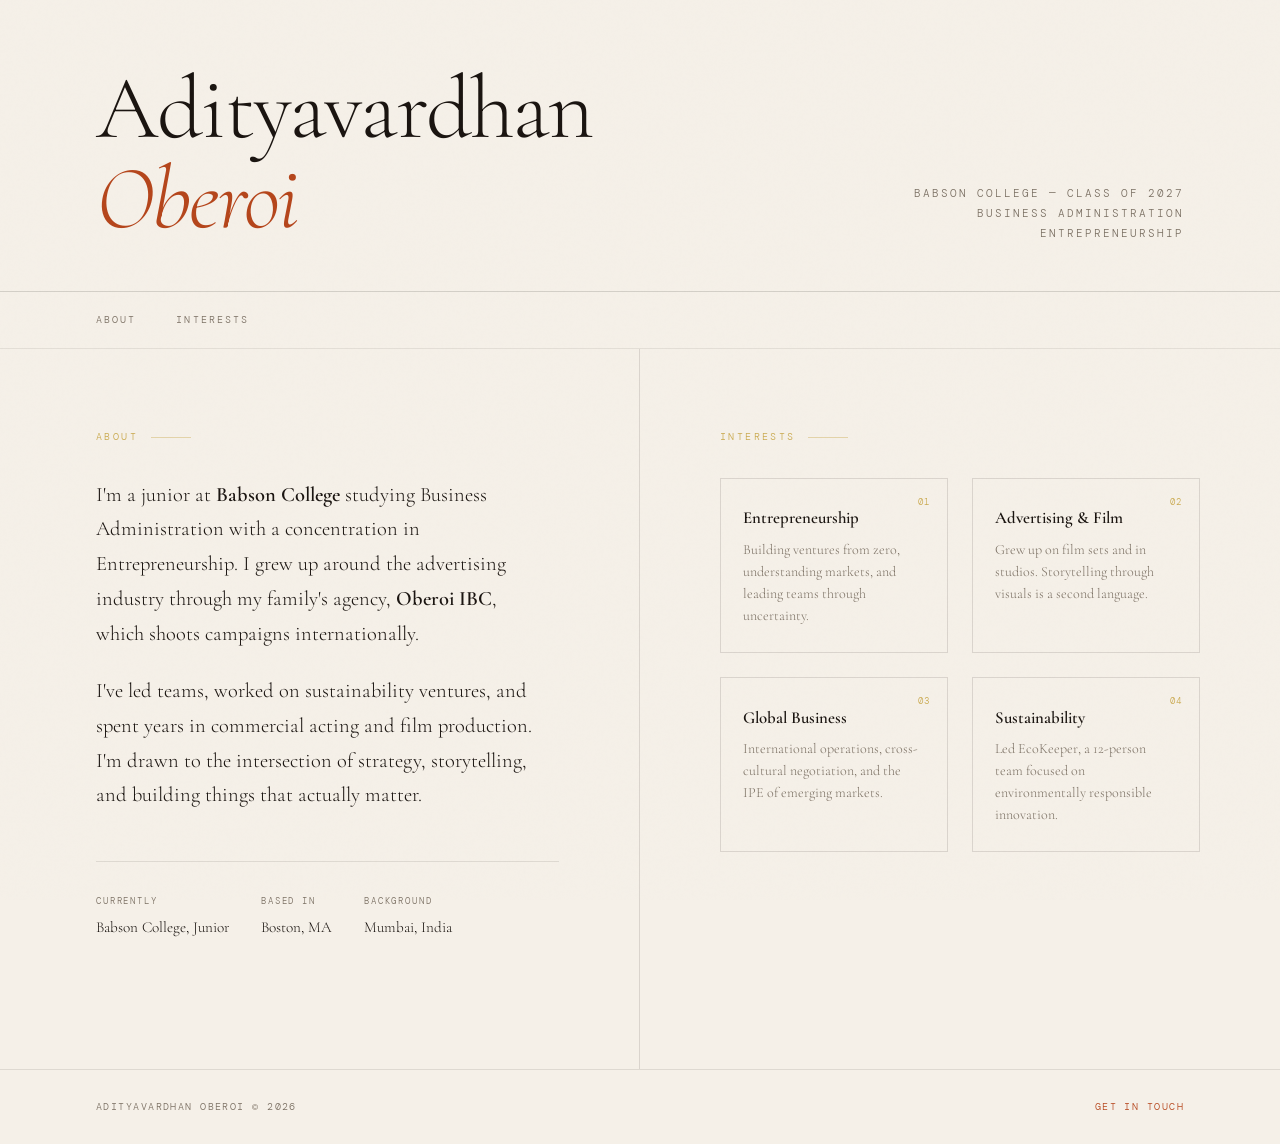
<file: index.html>
<!DOCTYPE html>
<html lang="en">
<head>
  <meta charset="UTF-8" />
  <meta name="viewport" content="width=device-width, initial-scale=1.0" />
  <title>Adityavardhan Oberoi</title>
  <link href="https://fonts.googleapis.com/css2?family=Cormorant+Garamond:ital,wght@0,300;0,400;0,600;1,300;1,400&family=DM+Mono:wght@300;400&display=swap" rel="stylesheet" />
  <style>
    *, *::before, *::after { box-sizing: border-box; margin: 0; padding: 0; }

    :root {
      --cream: #f5f0e8;
      --ink: #1a1410;
      --rust: #b5451b;
      --gold: #c9a84c;
      --muted: #7a6f62;
    }

    html { scroll-behavior: smooth; }

    body {
      background: var(--cream);
      color: var(--ink);
      font-family: 'Cormorant Garamond', Georgia, serif;
      font-weight: 300;
      line-height: 1.7;
      min-height: 100vh;
    }

    body::before {
      content: '';
      position: fixed;
      inset: 0;
      background-image: url("data:image/svg+xml,%3Csvg viewBox='0 0 256 256' xmlns='http://www.w3.org/2000/svg'%3E%3Cfilter id='noise'%3E%3CfeTurbulence type='fractalNoise' baseFrequency='0.9' numOctaves='4' stitchTiles='stitch'/%3E%3C/filter%3E%3Crect width='100%25' height='100%25' filter='url(%23noise)' opacity='0.04'/%3E%3C/svg%3E");
      pointer-events: none;
      z-index: 100;
      opacity: 0.4;
    }

    header {
      display: grid;
      grid-template-columns: 1fr auto;
      align-items: end;
      padding: 4rem 6rem 3rem;
      border-bottom: 1px solid rgba(26,20,16,0.15);
      animation: fadeUp 0.9s ease both;
    }

    .name {
      font-size: clamp(3rem, 7vw, 6rem);
      font-weight: 300;
      letter-spacing: -0.02em;
      line-height: 1;
    }

    .name em {
      font-style: italic;
      color: var(--rust);
    }

    .tagline {
      font-family: 'DM Mono', monospace;
      font-size: 0.7rem;
      font-weight: 300;
      letter-spacing: 0.18em;
      text-transform: uppercase;
      color: var(--muted);
      text-align: right;
      line-height: 1.8;
    }

    nav {
      display: flex;
      gap: 2.5rem;
      padding: 1.2rem 6rem;
      border-bottom: 1px solid rgba(26,20,16,0.08);
      animation: fadeUp 0.9s 0.1s ease both;
    }

    nav a {
      font-family: 'DM Mono', monospace;
      font-size: 0.65rem;
      letter-spacing: 0.2em;
      text-transform: uppercase;
      color: var(--muted);
      text-decoration: none;
      transition: color 0.2s;
    }

    nav a:hover { color: var(--rust); }

    main {
      display: grid;
      grid-template-columns: 1fr 1fr;
      min-height: calc(100vh - 180px);
    }

    #about {
      padding: 5rem 5rem 5rem 6rem;
      border-right: 1px solid rgba(26,20,16,0.12);
      animation: fadeUp 0.9s 0.2s ease both;
    }

    .section-label {
      font-family: 'DM Mono', monospace;
      font-size: 0.6rem;
      letter-spacing: 0.25em;
      text-transform: uppercase;
      color: var(--gold);
      margin-bottom: 2rem;
      display: flex;
      align-items: center;
      gap: 0.8rem;
    }

    .section-label::after {
      content: '';
      flex: 1;
      height: 1px;
      background: var(--gold);
      opacity: 0.4;
      max-width: 40px;
    }

    #about p {
      font-size: clamp(1.1rem, 1.6vw, 1.35rem);
      font-weight: 300;
      color: var(--ink);
      max-width: 44ch;
      margin-bottom: 1.4rem;
    }

    #about p strong { font-weight: 600; }

    .detail-row {
      display: flex;
      gap: 2rem;
      margin-top: 3rem;
      padding-top: 2rem;
      border-top: 1px solid rgba(26,20,16,0.1);
    }

    .detail { display: flex; flex-direction: column; gap: 0.3rem; }

    .detail-key {
      font-family: 'DM Mono', monospace;
      font-size: 0.58rem;
      letter-spacing: 0.2em;
      text-transform: uppercase;
      color: var(--muted);
    }

    .detail-val { font-size: 0.95rem; color: var(--ink); }

    #interests {
      padding: 5rem 5rem 5rem 5rem;
      animation: fadeUp 0.9s 0.35s ease both;
    }

    .interest-grid {
      display: grid;
      grid-template-columns: 1fr 1fr;
      gap: 1.5rem;
      margin-top: 1.5rem;
    }

    .interest-card {
      padding: 1.6rem 1.4rem;
      border: 1px solid rgba(26,20,16,0.12);
      position: relative;
      transition: border-color 0.25s, transform 0.25s;
      cursor: default;
    }

    .interest-card:hover {
      border-color: var(--rust);
      transform: translateY(-3px);
    }

    .interest-card::before {
      content: attr(data-num);
      position: absolute;
      top: 1rem;
      right: 1.1rem;
      font-family: 'DM Mono', monospace;
      font-size: 0.55rem;
      letter-spacing: 0.1em;
      color: var(--gold);
    }

    .interest-title { font-size: 1.05rem; font-weight: 600; margin-bottom: 0.4rem; }
    .interest-desc { font-size: 0.88rem; color: var(--muted); line-height: 1.55; }

    footer {
      padding: 1.8rem 6rem;
      border-top: 1px solid rgba(26,20,16,0.1);
      display: flex;
      justify-content: space-between;
      align-items: center;
      animation: fadeUp 0.9s 0.5s ease both;
    }

    footer span, footer a {
      font-family: 'DM Mono', monospace;
      font-size: 0.6rem;
      letter-spacing: 0.15em;
      text-transform: uppercase;
      color: var(--muted);
    }

    footer a { color: var(--rust); text-decoration: none; }

    @keyframes fadeUp {
      from { opacity: 0; transform: translateY(18px); }
      to   { opacity: 1; transform: translateY(0); }
    }

    @media (max-width: 800px) {
      header, nav, #about, footer { padding-left: 2rem; padding-right: 2rem; }
      main { grid-template-columns: 1fr; }
      #about { border-right: none; border-bottom: 1px solid rgba(26,20,16,0.12); padding: 3rem 2rem; }
      #interests { padding: 3rem 2rem; }
      .interest-grid { grid-template-columns: 1fr; }
      header { grid-template-columns: 1fr; gap: 1rem; }
      .tagline { text-align: left; }
    }
  </style>
</head>
<body>

  <header>
    <h1 class="name">Adityavardhan<br><em>Oberoi</em></h1>
    <div class="tagline">
      Babson College &mdash; Class of 2027<br>
      Business Administration<br>
      Entrepreneurship
    </div>
  </header>

  <nav>
    <a href="#about">About</a>
    <a href="#interests">Interests</a>
  </nav>

  <main>
    <section id="about">
      <div class="section-label">About</div>
      <p>
        I'm a junior at <strong>Babson College</strong> studying Business Administration
        with a concentration in Entrepreneurship. I grew up around the advertising industry
        through my family's agency, <strong>Oberoi IBC</strong>, which shoots campaigns internationally.
      </p>
      <p>
        I've led teams, worked on sustainability ventures, and spent years in commercial acting and
        film production. I'm drawn to the intersection of strategy, storytelling, and building things
        that actually matter.
      </p>

      <div class="detail-row">
        <div class="detail">
          <span class="detail-key">Currently</span>
          <span class="detail-val">Babson College, Junior</span>
        </div>
        <div class="detail">
          <span class="detail-key">Based in</span>
          <span class="detail-val">Boston, MA</span>
        </div>
        <div class="detail">
          <span class="detail-key">Background</span>
          <span class="detail-val">Mumbai, India</span>
        </div>
      </div>
    </section>

    <section id="interests">
      <div class="section-label">Interests</div>
      <div class="interest-grid">

        <div class="interest-card" data-num="01">
          <div class="interest-title">Entrepreneurship</div>
          <div class="interest-desc">Building ventures from zero, understanding markets, and leading teams through uncertainty.</div>
        </div>

        <div class="interest-card" data-num="02">
          <div class="interest-title">Advertising & Film</div>
          <div class="interest-desc">Grew up on film sets and in studios. Storytelling through visuals is a second language.</div>
        </div>

        <div class="interest-card" data-num="03">
          <div class="interest-title">Global Business</div>
          <div class="interest-desc">International operations, cross-cultural negotiation, and the IPE of emerging markets.</div>
        </div>

        <div class="interest-card" data-num="04">
          <div class="interest-title">Sustainability</div>
          <div class="interest-desc">Led EcoKeeper, a 12-person team focused on environmentally responsible innovation.</div>
        </div>

      </div>
    </section>
  </main>

  <footer>
    <span>Adityavardhan Oberoi &copy; 2026</span>
    <a href="mailto:oberoi@babson.edu">Get in touch</a>
  </footer>

</body>
</html>
</file>
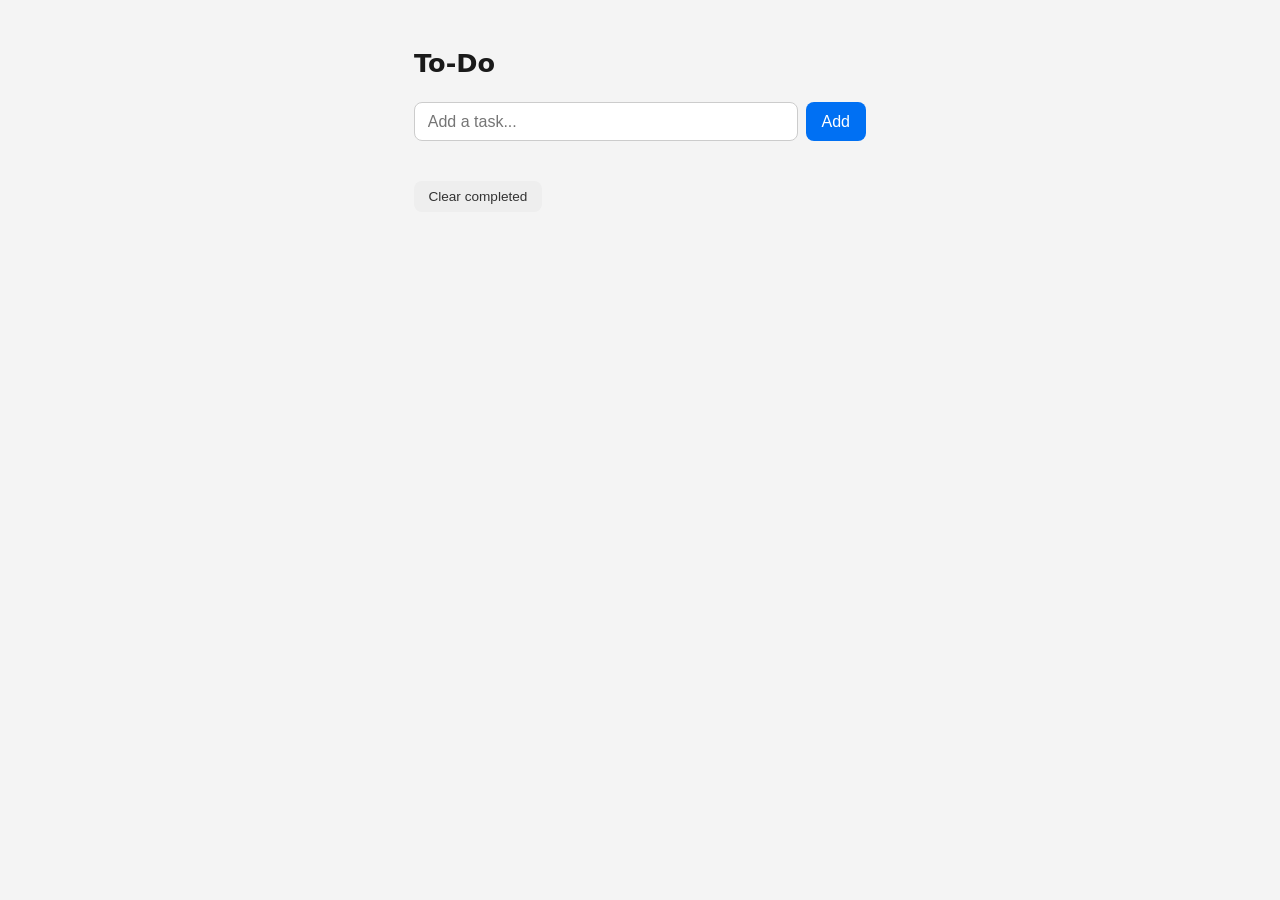
<file: todo/index.html>
<!DOCTYPE html>
<html lang="en">
<head>
  <meta charset="UTF-8">
  <meta name="viewport" content="width=device-width, initial-scale=1.0">
  <title>To-Do App</title>
  <style>
    * { box-sizing: border-box; }
    body {
      font-family: system-ui, sans-serif;
      max-width: 500px;
      margin: 3rem auto;
      padding: 0 1.5rem;
      background: #f4f4f4;
      color: #1a1a1a;
    }
    h1 { font-size: 1.6rem; margin-bottom: 1.5rem; }
    .input-row {
      display: flex;
      gap: 0.5rem;
      margin-bottom: 1.5rem;
    }
    input[type="text"] {
      flex: 1;
      padding: 0.6rem 0.8rem;
      border: 1px solid #ccc;
      border-radius: 8px;
      font-size: 1rem;
    }
    button {
      padding: 0.6rem 1rem;
      border: none;
      border-radius: 8px;
      background: #0070f3;
      color: white;
      font-size: 1rem;
      cursor: pointer;
    }
    ul {
      list-style: none;
      padding: 0;
      margin: 0;
    }
    li {
      display: flex;
      align-items: center;
      gap: 0.75rem;
      background: white;
      border: 1px solid #ddd;
      border-radius: 8px;
      padding: 0.7rem 1rem;
      margin-bottom: 0.5rem;
    }
    li.done span {
      text-decoration: line-through;
      color: #999;
    }
    li span { flex: 1; font-size: 1rem; }
    .delete-btn {
      background: none;
      color: #aaa;
      font-size: 1.1rem;
      padding: 0;
      line-height: 1;
    }
    .delete-btn:hover { color: #e00; }
    .summary {
      margin-top: 1rem;
      font-size: 0.85rem;
      color: #666;
    }
    #clearBtn {
      margin-top: 1rem;
      background: #eee;
      color: #333;
      font-size: 0.85rem;
      padding: 0.5rem 0.9rem;
    }
  </style>
</head>
<body>

  <h1>To-Do</h1>

  <div class="input-row">
    <input type="text" id="taskInput" placeholder="Add a task..." autocomplete="off">
    <button id="addBtn">Add</button>
  </div>

  <ul id="taskList"></ul>

  <p class="summary" id="summary"></p>
  <button id="clearBtn">Clear completed</button>

  <script src="script.js"></script>

</body>
</html>
</file>
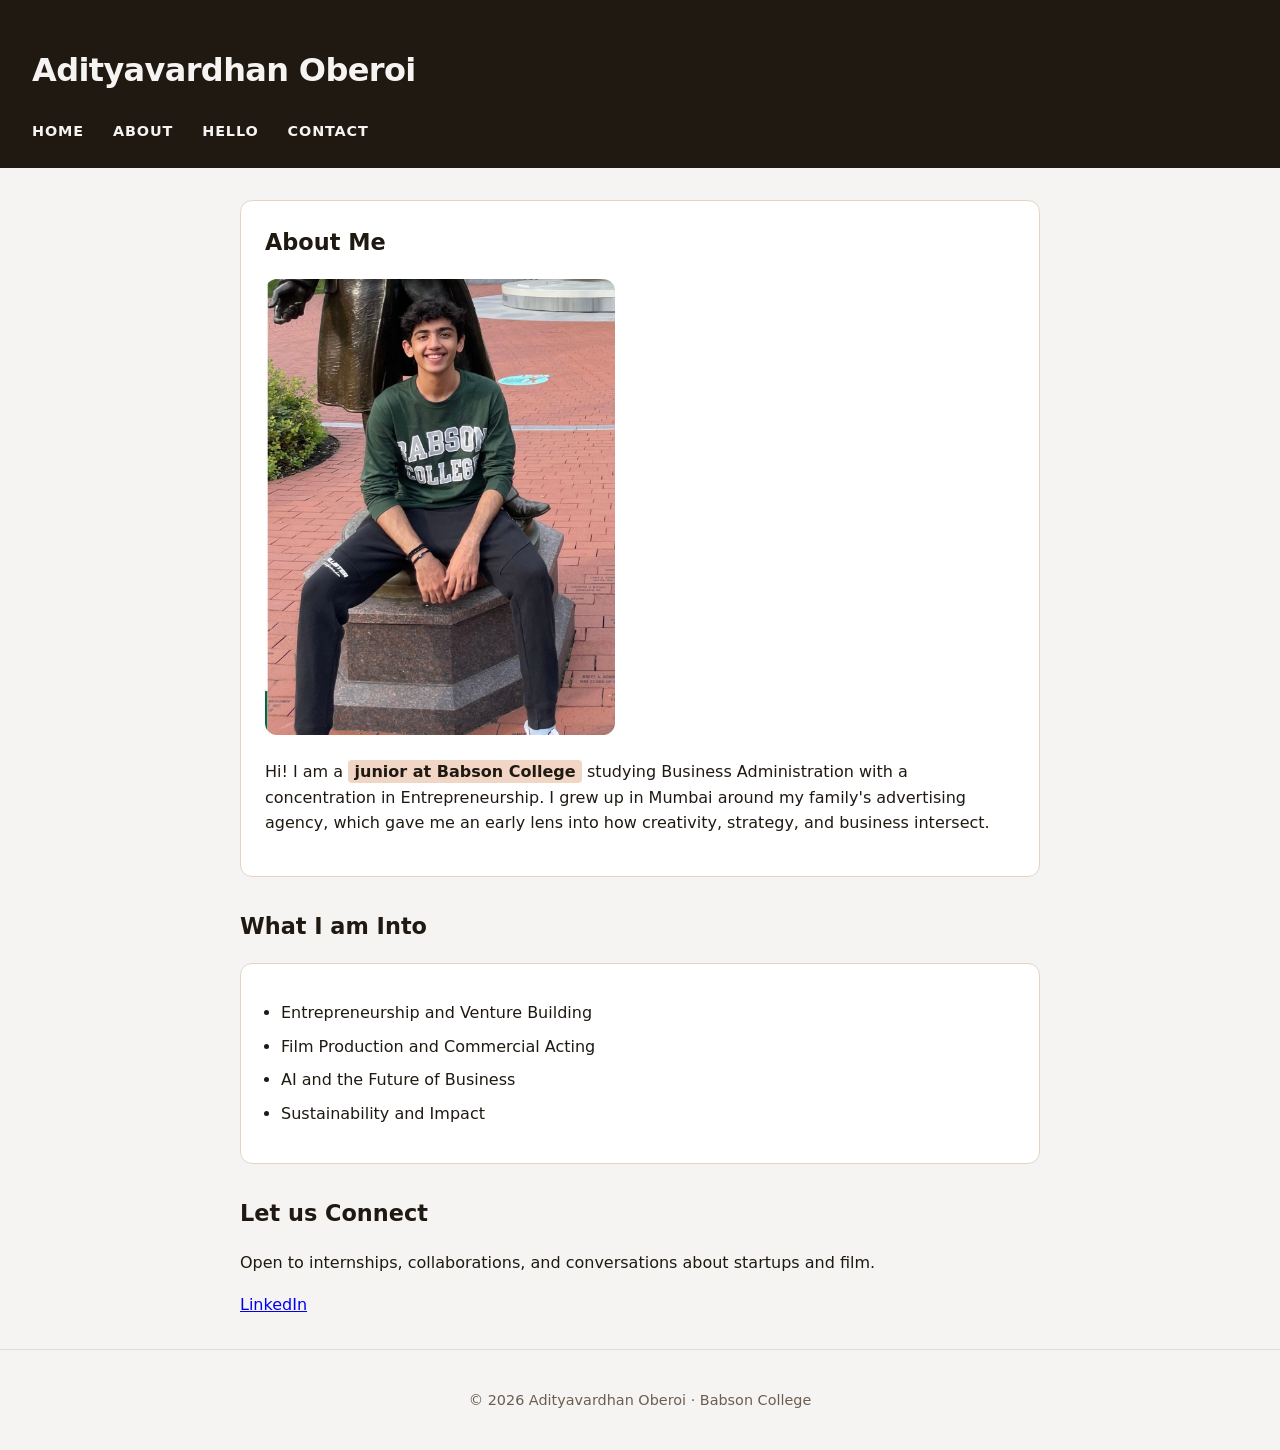
<file: about.html>
<!DOCTYPE html>
<html lang="en">
<head>
    <meta charset="UTF-8">
    <meta name="viewport" content="width=device-width, initial-scale=1">
    <title>About | Adityavardhan Oberoi</title>
    <link rel="stylesheet" href="css/styles.css">
</head>
<body>
    <header>
        <h1>Adityavardhan Oberoi</h1>
        <nav>
            <a href="index.html">Home</a>
            <a href="about.html">About</a>
            <a href="hello.html">Hello</a>
            <a href="contact.html">Contact</a>
        </nav>
    </header>

    <main>
        <section id="about">
            <h2>About Me</h2>
            <img src="images/photo.jpeg" alt="Adityavardhan Oberoi" width="350">
            <p>Hi! I am a <span class="highlight">junior at Babson College</span> studying Business Administration with a concentration in Entrepreneurship. I grew up in Mumbai around my family's advertising agency, which gave me an early lens into how creativity, strategy, and business intersect.</p>
        </section>

        <section id="interests">
            <h2>What I am Into</h2>
            <div class="card">
                <ul>
                    <li>Entrepreneurship and Venture Building</li>
                    <li>Film Production and Commercial Acting</li>
                    <li>AI and the Future of Business</li>
                    <li>Sustainability and Impact</li>
                </ul>
            </div>
        </section>

        <section>
            <h2>Let us Connect</h2>
            <p>Open to internships, collaborations, and conversations about startups and film.</p>
            <a href="https://linkedin.com">LinkedIn</a>
        </section>
    </main>

    <footer>
        <p>&copy; 2026 Adityavardhan Oberoi &middot; Babson College</p>
    </footer>
</body>
</html>
</file>
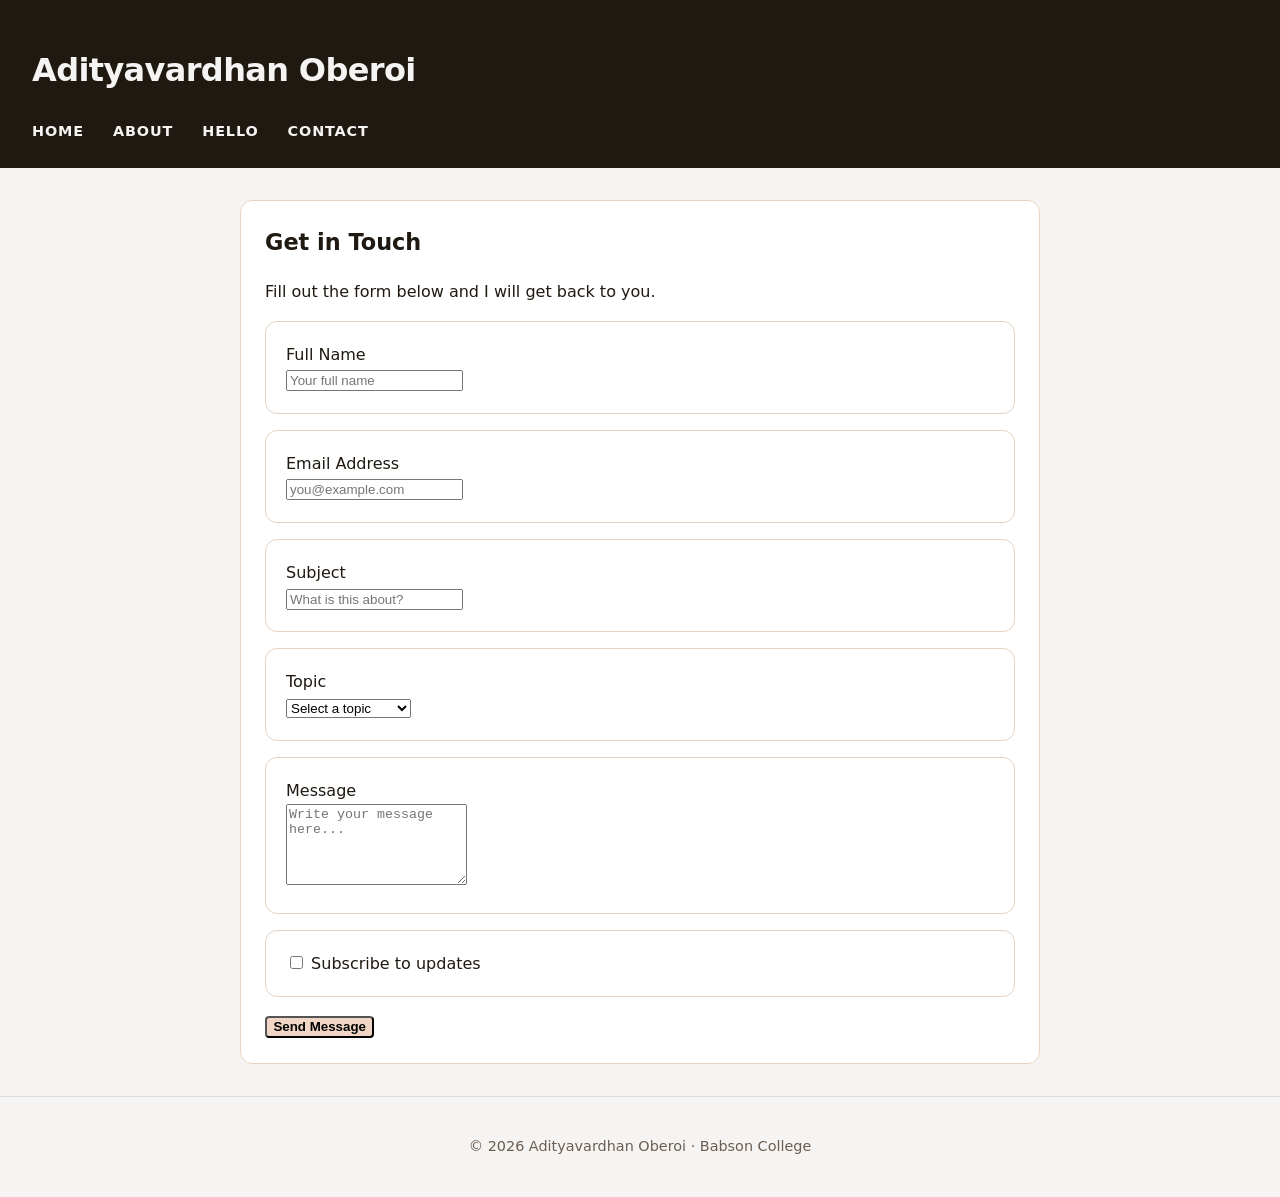
<file: contact.html>
<!DOCTYPE html>
<html lang="en">
<head>
    <meta charset="UTF-8">
    <meta name="viewport" content="width=device-width, initial-scale=1">
    <title>Contact</title>
    <link rel="stylesheet" href="css/styles.css">
</head>
<body>
    <header>
        <h1>Adityavardhan Oberoi</h1>
        <nav>
            <a href="index.html">Home</a>
            <a href="about-me.html">About</a>
            <a href="hello.html">Hello</a>
            <a href="contact.html">Contact</a>
        </nav>
    </header>

    <main>
        <section id="contact">
            <h2>Get in Touch</h2>
            <p>Fill out the form below and I will get back to you.</p>

            <form action="https://oim.zhili.dev/echo/view" method="get">

                <div class="card">
                    <label for="name">Full Name</label><br>
                    <input type="text" id="name" name="name" required autocomplete="name" placeholder="Your full name">
                </div>

                <div class="card">
                    <label for="email">Email Address</label><br>
                    <input type="email" id="email" name="email" required autocomplete="email" placeholder="you@example.com">
                </div>

                <div class="card">
                    <label for="subject">Subject</label><br>
                    <input type="text" id="subject" name="subject" required placeholder="What is this about?">
                </div>

                <div class="card">
                    <label for="topic">Topic</label><br>
                    <select id="topic" name="topic">
                        <option value="">Select a topic</option>
                        <option value="entrepreneurship">Entrepreneurship</option>
                        <option value="film">Film Production</option>
                        <option value="internship">Internship</option>
                        <option value="other">Other</option>
                    </select>
                </div>

                <div class="card">
                    <label for="message">Message</label><br>
                    <textarea id="message" name="message" rows="5" required placeholder="Write your message here..."></textarea>
                </div>

                <div class="card">
                    <label for="subscribe">
                        <input type="checkbox" id="subscribe" name="subscribe" value="yes">
                        Subscribe to updates
                    </label>
                </div>

                <button type="submit" class="highlight">Send Message</button>

            </form>
        </section>
    </main>

    <footer>
        <p>&copy; 2026 Adityavardhan Oberoi &middot; Babson College</p>
    </footer>
</body>
</html>
</file>
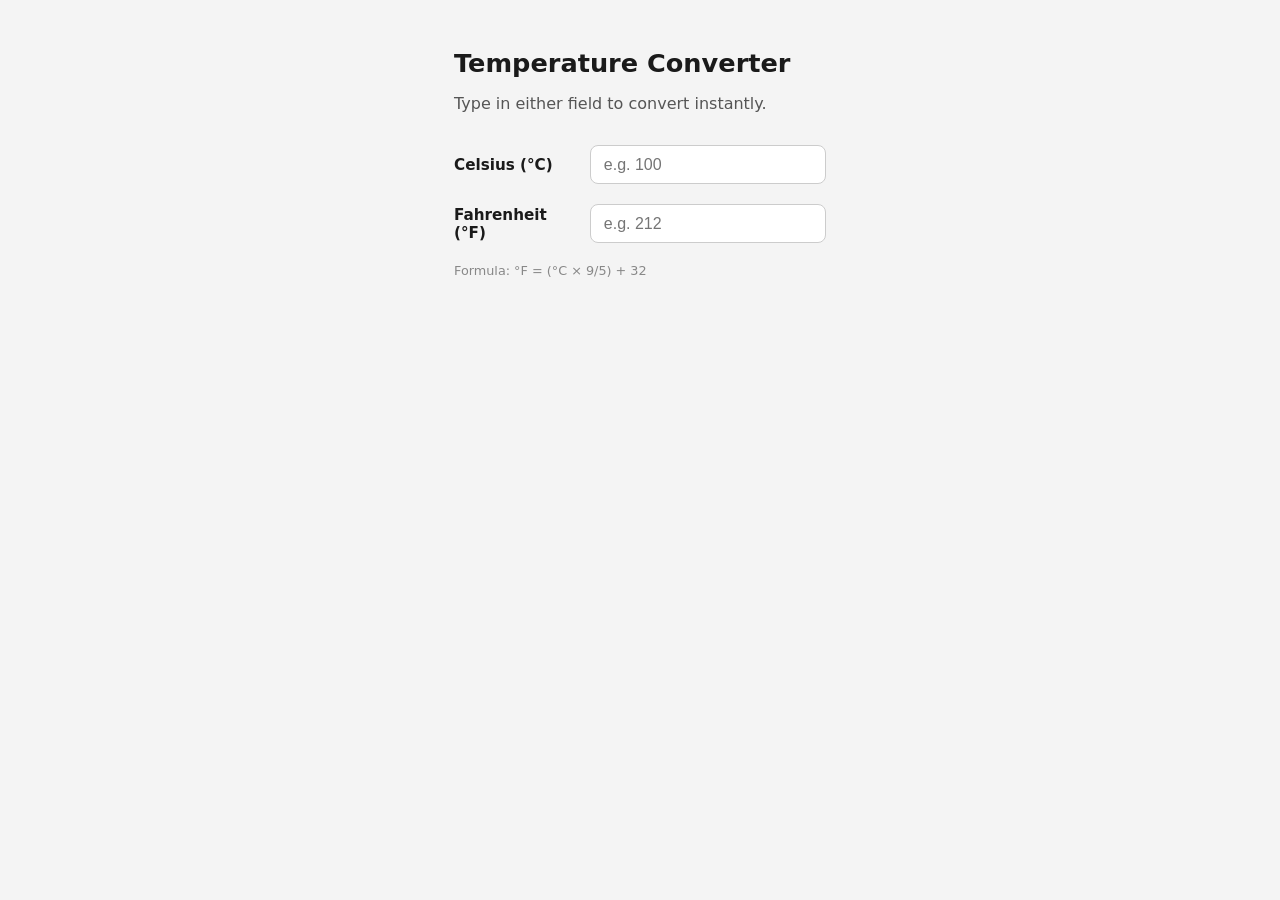
<file: converter.html>
<!DOCTYPE html>
<html lang="en">
<head>
  <meta charset="UTF-8">
  <meta name="viewport" content="width=device-width, initial-scale=1.0">
  <title>Temperature Converter</title>
  <style>
    * { box-sizing: border-box; }
    body {
      font-family: system-ui, sans-serif;
      max-width: 420px;
      margin: 3rem auto;
      padding: 0 1.5rem;
      background: #f4f4f4;
      color: #1a1a1a;
    }
    h1 { font-size: 1.6rem; margin-bottom: 0.5rem; }
    p { color: #555; margin-bottom: 2rem; }
    .row {
      display: flex;
      align-items: center;
      gap: 1rem;
      margin-bottom: 1.25rem;
    }
    label {
      width: 120px;
      font-weight: 600;
      font-size: 0.95rem;
    }
    input[type="number"] {
      flex: 1;
      padding: 0.6rem 0.8rem;
      border: 1px solid #ccc;
      border-radius: 8px;
      font-size: 1rem;
      background: white;
    }
    .hint {
      font-size: 0.8rem;
      color: #888;
      margin-top: 1rem;
    }
  </style>
</head>
<body>

  <h1>Temperature Converter</h1>
  <p>Type in either field to convert instantly.</p>

  <div class="row">
    <label for="celsius">Celsius (°C)</label>
    <input type="number" id="celsius" placeholder="e.g. 100">
  </div>

  <div class="row">
    <label for="fahrenheit">Fahrenheit (°F)</label>
    <input type="number" id="fahrenheit" placeholder="e.g. 212">
  </div>

  <p class="hint">Formula: °F = (°C × 9/5) + 32</p>

  <script>
    const celsiusInput = document.getElementById('celsius');
    const fahrenheitInput = document.getElementById('fahrenheit');

    celsiusInput.addEventListener('input', function() {
      const c = parseFloat(celsiusInput.value);
      if (!isNaN(c)) {
        fahrenheitInput.value = ((c * 9 / 5) + 32).toFixed(2);
      } else {
        fahrenheitInput.value = '';
      }
    });

    fahrenheitInput.addEventListener('input', function() {
      const f = Number(fahrenheitInput.value);
      if (!isNaN(f) && fahrenheitInput.value !== '') {
        celsiusInput.value = ((f - 32) * 5 / 9).toFixed(2);
      } else {
        celsiusInput.value = '';
      }
    });
  </script>

</body>
</html>
</file>
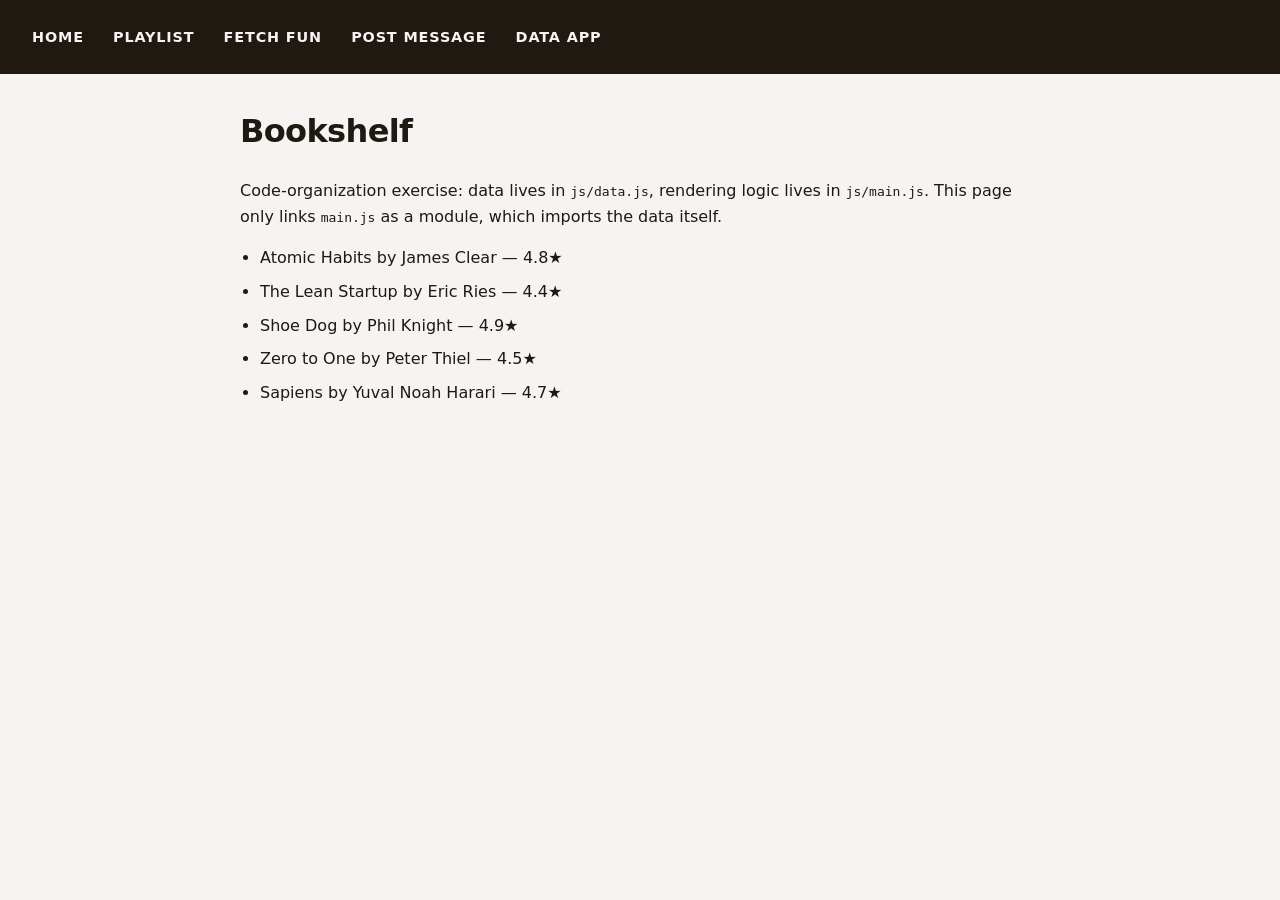
<file: data-app.html>
<!DOCTYPE html>
<html lang="en">
<head>
<meta charset="UTF-8">
<meta name="viewport" content="width=device-width, initial-scale=1.0">
<title>Data App — OIM3690</title>
<link rel="stylesheet" href="css/styles.css">
</head>
<body>

<header>
  <nav>
    <a href="index.html">Home</a>
    <a href="playlist.html">Playlist</a>
    <a href="fetch-fun.html">Fetch Fun</a>
    <a href="post-message.html">Post Message</a>
    <a href="data-app.html">Data App</a>
  </nav>
</header>

<main>
  <h1>Bookshelf</h1>
  <p>Code-organization exercise: data lives in <code>js/data.js</code>, rendering logic lives in <code>js/main.js</code>. This page only links <code>main.js</code> as a module, which imports the data itself.</p>

  <ul id="bookList"></ul>
</main>

<script type="module" src="js/main.js"></script>

</body>
</html>
</file>
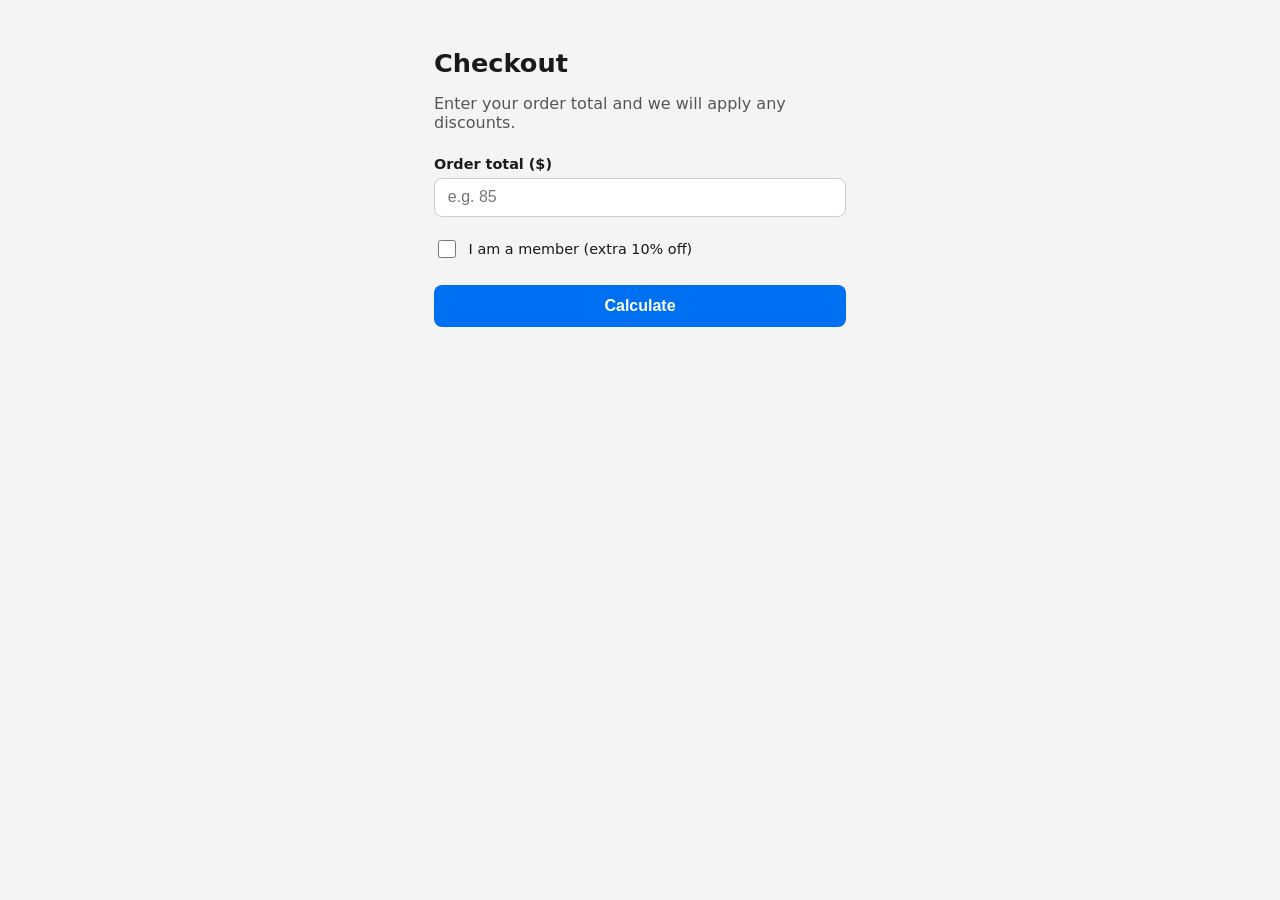
<file: discount.html>
<!DOCTYPE html>
<html lang="en">
<head>
  <meta charset="UTF-8">
  <meta name="viewport" content="width=device-width, initial-scale=1.0">
  <title>Checkout</title>
  <style>
    * { box-sizing: border-box; }
    body {
      font-family: system-ui, sans-serif;
      max-width: 460px;
      margin: 3rem auto;
      padding: 0 1.5rem;
      background: #f4f4f4;
      color: #1a1a1a;
    }
    h1 { font-size: 1.6rem; margin-bottom: 0.5rem; }
    p { color: #555; margin-bottom: 1.5rem; }
    .field {
      margin-bottom: 1.25rem;
    }
    label {
      display: block;
      font-weight: 600;
      font-size: 0.9rem;
      margin-bottom: 0.35rem;
    }
    input[type="number"] {
      width: 100%;
      padding: 0.6rem 0.8rem;
      border: 1px solid #ccc;
      border-radius: 8px;
      font-size: 1rem;
      background: white;
    }
    .checkbox-row {
      display: flex;
      align-items: center;
      gap: 0.6rem;
      margin-bottom: 1.5rem;
    }
    .checkbox-row input { width: 18px; height: 18px; }
    button {
      width: 100%;
      padding: 0.75rem;
      border: none;
      border-radius: 8px;
      background: #0070f3;
      color: white;
      font-size: 1rem;
      font-weight: 600;
      cursor: pointer;
    }
    .receipt {
      margin-top: 1.5rem;
      background: white;
      border: 1px solid #ddd;
      border-radius: 10px;
      padding: 1.25rem;
      display: none;
    }
    .receipt.visible { display: block; }
    .receipt-row {
      display: flex;
      justify-content: space-between;
      padding: 0.35rem 0;
      font-size: 0.95rem;
    }
    .receipt-row.total {
      font-weight: 700;
      border-top: 1px solid #eee;
      margin-top: 0.5rem;
      padding-top: 0.75rem;
      font-size: 1.05rem;
    }
    .savings {
      color: green;
      font-size: 0.85rem;
      margin-top: 0.5rem;
    }
    .error {
      color: red;
      font-size: 0.85rem;
      margin-top: 0.5rem;
    }
  </style>
</head>
<body>

  <h1>Checkout</h1>
  <p>Enter your order total and we will apply any discounts.</p>

  <div class="field">
    <label for="totalInput">Order total ($)</label>
    <input type="number" id="totalInput" placeholder="e.g. 85" min="0" step="0.01">
  </div>

  <div class="checkbox-row">
    <input type="checkbox" id="memberCheck">
    <label for="memberCheck" style="margin:0; font-weight:400;">I am a member (extra 10% off)</label>
  </div>

  <button id="calcBtn">Calculate</button>
  <p class="error" id="errorMsg"></p>

  <div class="receipt" id="receipt">
    <div class="receipt-row">
      <span>Subtotal</span>
      <span id="subtotalDisplay"></span>
    </div>
    <div class="receipt-row">
      <span>Discount</span>
      <span id="discountDisplay"></span>
    </div>
    <div class="receipt-row total">
      <span>Total</span>
      <span id="totalDisplay"></span>
    </div>
    <p class="savings" id="savingsDisplay"></p>
  </div>

  <script>
    // Written by hand: getDiscount(total, isMember)
    function getDiscount(total, isMember) {
      let discount = 0;

      if (total >= 100) {
        discount = 0.15;
      } else if (total >= 50) {
        discount = 0.10;
      } else {
        discount = 0;
      }

      if (isMember) {
        discount = discount + 0.10;
      }

      return discount;
    }

    // AI-enhanced checkout logic below
    document.getElementById('calcBtn').addEventListener('click', function() {
      const totalInput = Number(document.getElementById('totalInput').value);
      const isMember = document.getElementById('memberCheck').checked;
      const errorMsg = document.getElementById('errorMsg');
      const receipt = document.getElementById('receipt');

      if (!totalInput || totalInput <= 0) {
        errorMsg.textContent = 'Please enter a valid order total.';
        receipt.classList.remove('visible');
        return;
      }

      errorMsg.textContent = '';

      const discountRate = getDiscount(totalInput, isMember);
      const discountAmount = totalInput * discountRate;
      const finalTotal = totalInput - discountAmount;

      document.getElementById('subtotalDisplay').textContent = '$' + totalInput.toFixed(2);
      document.getElementById('discountDisplay').textContent = discountRate > 0
        ? '-$' + discountAmount.toFixed(2) + ' (' + Math.round(discountRate * 100) + '% off)'
        : '$0.00';
      document.getElementById('totalDisplay').textContent = '$' + finalTotal.toFixed(2);
      document.getElementById('savingsDisplay').textContent = discountAmount > 0
        ? 'You saved $' + discountAmount.toFixed(2) + '!'
        : '';

      receipt.classList.add('visible');
    });
  </script>

</body>
</html>
</file>
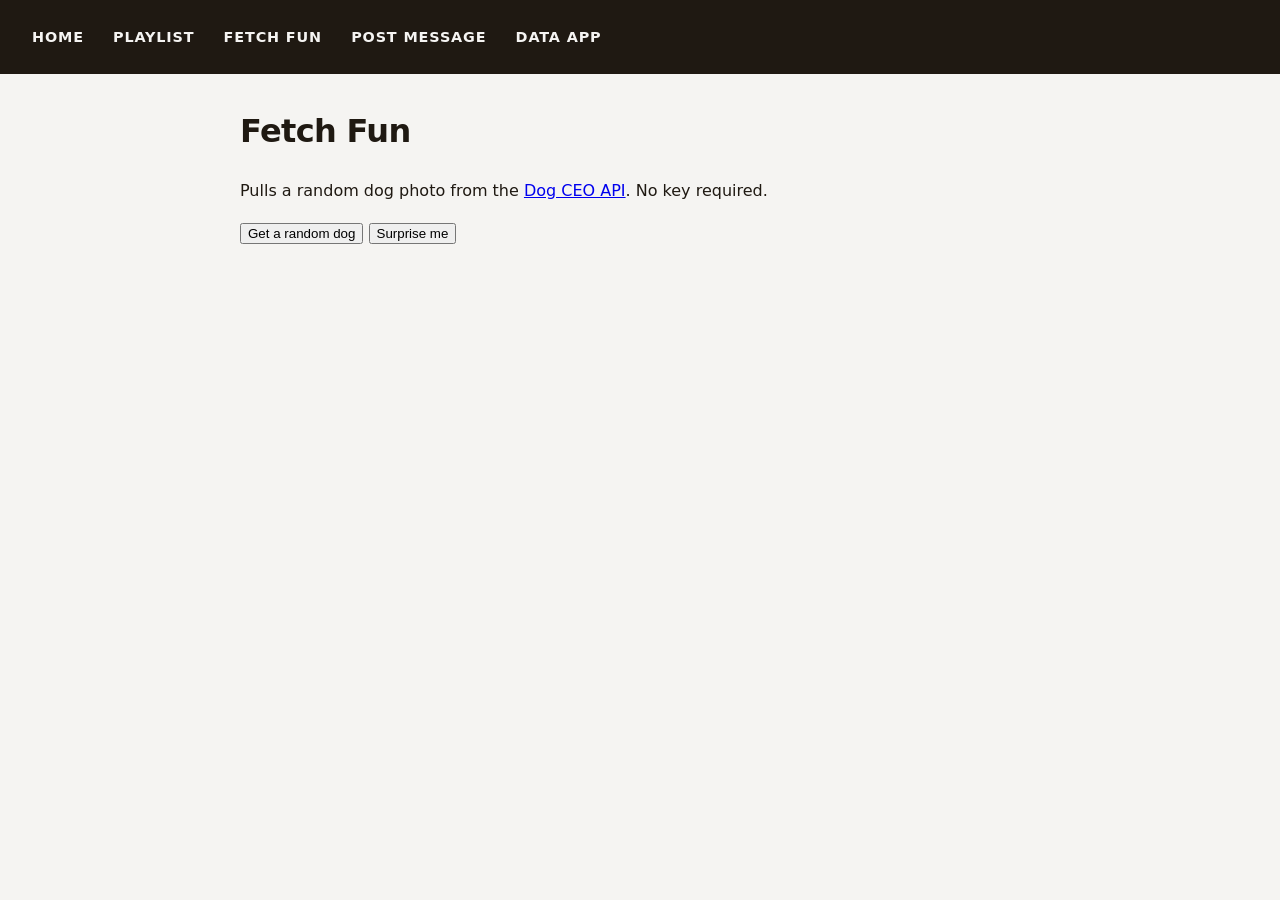
<file: fetch-fun.html>
<!DOCTYPE html>
<html lang="en">
<head>
<meta charset="UTF-8">
<meta name="viewport" content="width=device-width, initial-scale=1.0">
<title>Fetch Fun — OIM3690</title>
<link rel="stylesheet" href="css/styles.css">
<style>
  #fetchResult img {
    max-width: 320px;
    display: block;
    margin-top: 1rem;
  }
</style>
</head>
<body>

<header>
  <nav>
    <a href="index.html">Home</a>
    <a href="playlist.html">Playlist</a>
    <a href="fetch-fun.html">Fetch Fun</a>
    <a href="post-message.html">Post Message</a>
    <a href="data-app.html">Data App</a>
  </nav>
</header>

<main>
  <h1>Fetch Fun</h1>
  <p>Pulls a random dog photo from the <a href="https://dog.ceo/dog-api/" target="_blank" rel="noopener">Dog CEO API</a>. No key required.</p>

  <button id="fetchDogBtn">Get a random dog</button>
  <button id="surpriseBtn">Surprise me</button>

  <div id="fetchResult"></div>
</main>

<script>
  const resultEl = document.getElementById("fetchResult");

  // Hand-written first: fetch one field (message, which holds the image URL)
  // from the Dog CEO API and show it.
  async function getRandomDog() {
    resultEl.textContent = "Loading...";
    try {
      const res = await fetch("https://dog.ceo/api/breeds/image/random");
      if (!res.ok) throw new Error("Dog API request failed");
      const data = await res.json();
      resultEl.innerHTML = "";
      const img = document.createElement("img");
      img.src = data.message;
      img.alt = "A random dog";
      resultEl.appendChild(img);
    } catch (err) {
      resultEl.textContent = "Couldn't fetch a dog right now. Try again in a moment.";
      console.error(err);
    }
  }

  // AI-added part: pick a random piece of advice from the Advice Slip API
  // as the second source for the Surprise Me button.
  async function getRandomAdvice() {
    resultEl.textContent = "Loading...";
    try {
      const res = await fetch("https://api.adviceslip.com/advice");
      if (!res.ok) throw new Error("Advice API request failed");
      const data = await res.json();
      resultEl.innerHTML = "";
      const p = document.createElement("p");
      p.textContent = `"${data.slip.advice}"`;
      resultEl.appendChild(p);
    } catch (err) {
      resultEl.textContent = "Couldn't fetch advice right now. Try again in a moment.";
      console.error(err);
    }
  }

  document.getElementById("fetchDogBtn").addEventListener("click", getRandomDog);

  document.getElementById("surpriseBtn").addEventListener("click", () => {
    // Switch between the two APIs at random.
    if (Math.random() < 0.5) {
      getRandomDog();
    } else {
      getRandomAdvice();
    }
  });
</script>

</body>
</html>
</file>
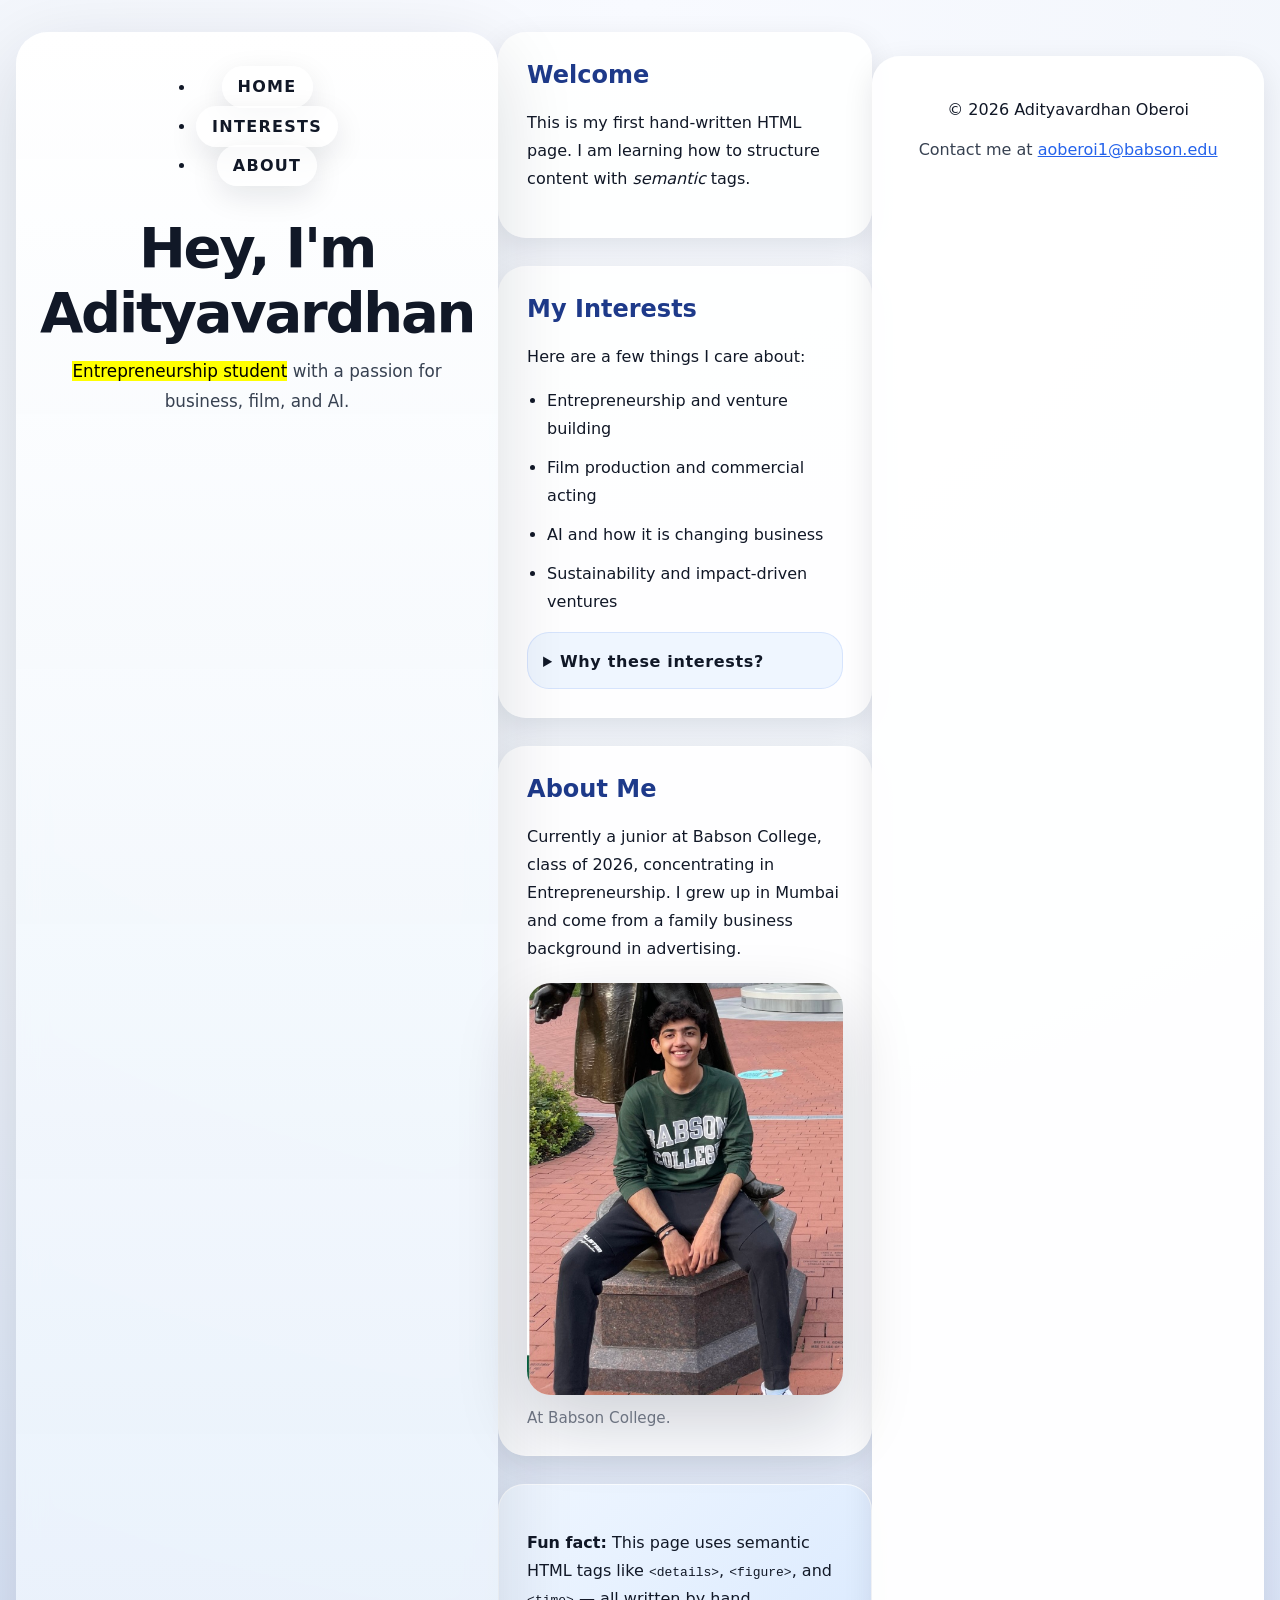
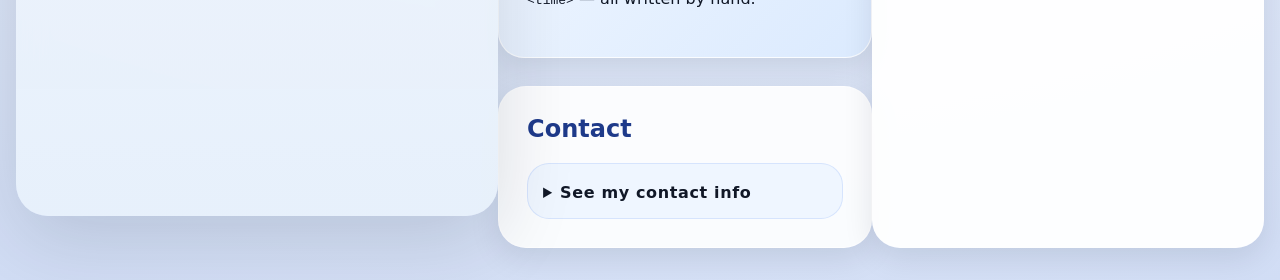
<file: hello.html>
<!DOCTYPE html>
<html lang="en">

<head>
    <title>Hello</title>
    <style>
        :root {
            --bg: #f0f4fa;
            --surface: rgba(255, 255, 255, 0.88);
            --text: #111827;
            --accent: #2563eb;
            --accent-soft: #dbeafe;
            --shadow: 0 24px 80px rgba(10, 18, 40, 0.14);
            --soft-shadow: 0 10px 30px rgba(10, 18, 40, 0.1);
        }

        * {
            box-sizing: border-box;
        }

        html {
            scroll-behavior: smooth;
        }

        body {
            margin: 0;
            min-height: 100vh;
            background: radial-gradient(circle at top, #f8faff 0%, var(--bg) 55%, #d1ddf5 100%);
            color: var(--text);
            font-family: Inter, system-ui, sans-serif;
            display: flex;
            justify-content: center;
            padding: 2rem 1rem;
        }

        header,
        main,
        footer {
            width: min(840px, 100%);
        }

        nav {
            display: flex;
            justify-content: center;
            gap: 1rem;
            margin-bottom: 1.5rem;
        }

        nav a {
            color: var(--text);
            text-decoration: none;
            font-weight: 700;
            letter-spacing: 0.08em;
            text-transform: uppercase;
            padding: 0.7rem 1rem;
            border-radius: 999px;
            background: rgba(255, 255, 255, 0.72);
            box-shadow: var(--soft-shadow);
            transition: transform 0.2s ease, box-shadow 0.2s ease;
        }

        nav a:hover,
        nav a:focus-visible {
            transform: translateY(-2px);
            box-shadow: 0 18px 35px rgba(10, 18, 40, 0.18);
        }

        header {
            text-align: center;
            margin-bottom: 2rem;
            padding: 1.75rem 1.5rem;
            border-radius: 32px;
            background: linear-gradient(180deg, rgba(255, 255, 255, 0.95), rgba(232, 241, 251, 0.92));
            box-shadow: var(--shadow);
            backdrop-filter: blur(14px);
        }

        header h1 {
            font-size: clamp(2.5rem, 6vw, 3.5rem);
            margin: 0.5rem 0 0.75rem;
            letter-spacing: -0.04em;
        }

        header p {
            margin: 0;
            font-size: 1.05rem;
            color: #374151;
        }

        main {
            display: grid;
            gap: 1.75rem;
        }

        section,
        aside {
            padding: 1.75rem;
            border-radius: 28px;
            background: var(--surface);
            box-shadow: var(--soft-shadow);
            border: 1px solid rgba(255, 255, 255, 0.7);
        }

        h2 {
            margin-top: 0;
            color: #1e3a8a;
        }

        p,
        li,
        summary {
            line-height: 1.75;
        }

        ul {
            padding-left: 1.25rem;
            margin: 0.85rem 0 0;
        }

        li {
            margin-bottom: 0.7rem;
        }

        details {
            margin-top: 1rem;
            padding: 1rem 1rem 0.8rem;
            background: #eff6ff;
            border-radius: 22px;
            box-shadow: inset 0 0 0 1px rgba(37, 99, 235, 0.12);
        }

        summary {
            cursor: pointer;
            font-weight: 700;
            letter-spacing: 0.04em;
            outline: none;
        }

        figure {
            margin: 1.25rem 0 0;
            position: relative;
        }

        img {
            width: 100%;
            max-width: 100%;
            border-radius: 24px;
            display: block;
            box-shadow: 0 30px 70px rgba(10, 18, 40, 0.18);
        }

        figcaption {
            margin-top: 0.85rem;
            font-size: 0.95rem;
            color: #6b7280;
        }

        aside {
            background: linear-gradient(135deg, #eff6ff 0%, #dbeafe 100%);
            border-radius: 26px;
            border: 1px solid rgba(255, 255, 255, 0.8);
        }

        footer {
            text-align: center;
            padding: 1.5rem 1rem;
            margin-top: 1.5rem;
            border-radius: 28px;
            background: rgba(255, 255, 255, 0.96);
            box-shadow: var(--soft-shadow);
        }

        address {
            font-style: normal;
            color: #374151;
            margin-top: 0.75rem;
        }

        a {
            color: var(--accent);
        }
    </style>
</head>

<body>
    <header>
        <nav>
            <ul>
                <li><a href="#welcome">Home</a></li>
                <li><a href="#interests">Interests</a></li>
                <li><a href="#about">About</a></li>
            </ul>
        </nav>
        <h1>Hey, I'm Adityavardhan</h1>
        <p><mark>Entrepreneurship student</mark> with a passion for business, film, and AI.</p>
    </header>

    <main>
        <section id="welcome">
            <h2>Welcome</h2>
            <p>This is my first hand-written HTML page. I am learning how to structure content with <em>semantic</em> tags.</p>
        </section>

        <section id="interests">
            <h2>My Interests</h2>
            <article>
                <p>Here are a few things I care about:</p>
                <ul>
                    <li>Entrepreneurship and venture building</li>
                    <li>Film production and commercial acting</li>
                    <li>AI and how it is changing business</li>
                    <li>Sustainability and impact-driven ventures</li>
                </ul>
            </article>

            <details>
                <summary>Why these interests?</summary>
                <p>Growing up around my family's advertising agency in Mumbai gave me an early lens into how creativity, strategy, and storytelling intersect — and I have been chasing that overlap ever since.</p>
            </details>
        </section>

        <section id="about">
            <h2>About Me</h2>
            <article>
                <p>Currently a junior at Babson College, class of <time datetime="2026">2026</time>, concentrating in Entrepreneurship. I grew up in Mumbai and come from a family business background in advertising.</p>
                <figure>
                    <img src="images/photo.jpeg" alt="Adityavardhan Oberoi at Babson">
                    <figcaption>At Babson College.</figcaption>
                </figure>
            </article>
        </section>

        <aside>
            <p><strong>Fun fact:</strong> This page uses semantic HTML tags like <code>&lt;details&gt;</code>, <code>&lt;figure&gt;</code>, and <code>&lt;time&gt;</code> — all written by hand.</p>
        </aside>

        <section id="contact">
            <h2>Contact</h2>
            <details>
                <summary>See my contact info</summary>
                <p>Email: <a href="mailto:aoberoi1@babson.edu">aoberoi1@babson.edu</a></p>
            </details>
        </section>
    </main>

    <footer>
        <p>© 2026 Adityavardhan Oberoi</p>
        <address>Contact me at <a href="mailto:aoberoi1@babson.edu">aoberoi1@babson.edu</a></address>
    </footer>
</body>

</html>
</file>
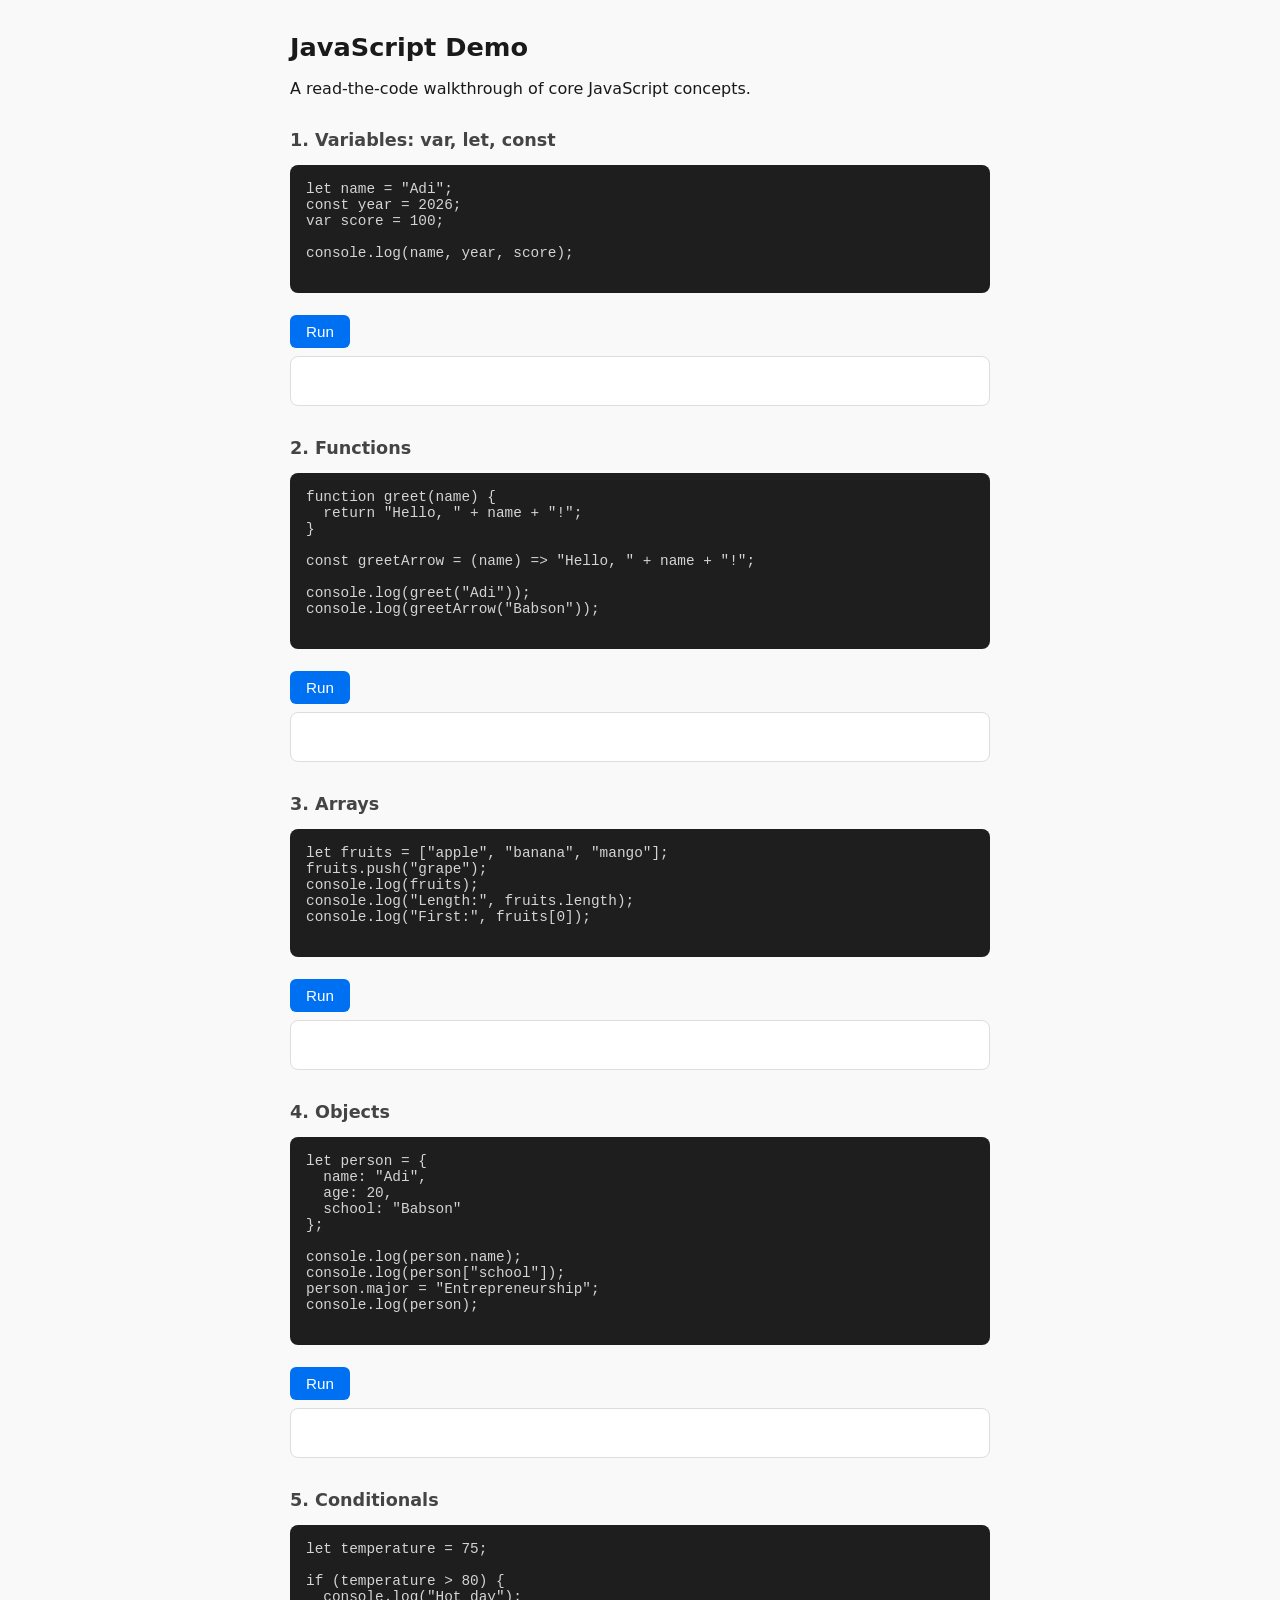
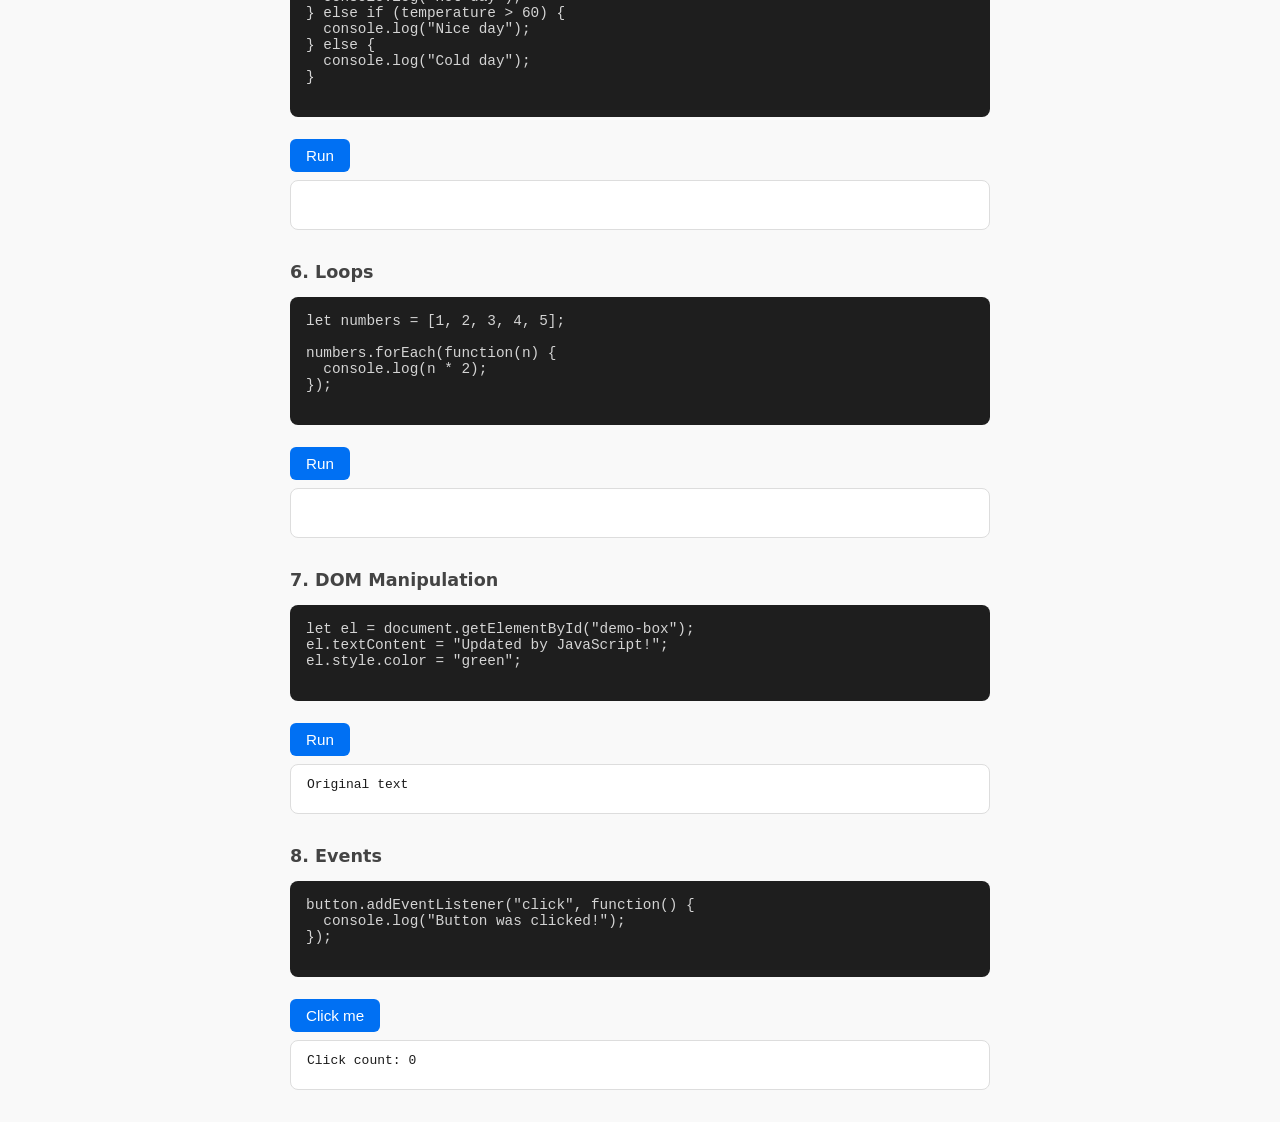
<file: js-demo.html>
<!DOCTYPE html>
<html lang="en">
<head>
  <meta charset="UTF-8">
  <meta name="viewport" content="width=device-width, initial-scale=1.0">
  <title>JS Demo</title>
  <style>
    body {
      font-family: system-ui, sans-serif;
      max-width: 700px;
      margin: 2rem auto;
      padding: 0 1.5rem;
      background: #f9f9f9;
      color: #1a1a1a;
    }
    h1 { font-size: 1.6rem; }
    h2 { font-size: 1.1rem; margin-top: 2rem; color: #444; }
    pre {
      background: #1e1e1e;
      color: #d4d4d4;
      padding: 1rem;
      border-radius: 8px;
      overflow-x: auto;
      font-size: 0.9rem;
    }
    .output {
      background: #fff;
      border: 1px solid #ddd;
      border-radius: 8px;
      padding: 0.75rem 1rem;
      margin-top: 0.5rem;
      font-family: monospace;
      min-height: 1.5rem;
    }
    button {
      margin-top: 0.5rem;
      padding: 0.5rem 1rem;
      border: none;
      border-radius: 6px;
      background: #0070f3;
      color: white;
      font-size: 0.95rem;
      cursor: pointer;
    }
  </style>
</head>
<body>

  <h1>JavaScript Demo</h1>
  <p>A read-the-code walkthrough of core JavaScript concepts.</p>

  <!-- 1. Variables -->
  <h2>1. Variables: var, let, const</h2>
  <pre>
let name = "Adi";
const year = 2026;
var score = 100;

console.log(name, year, score);
  </pre>
  <button onclick="demo1()">Run</button>
  <div class="output" id="out1"></div>

  <!-- 2. Functions -->
  <h2>2. Functions</h2>
  <pre>
function greet(name) {
  return "Hello, " + name + "!";
}

const greetArrow = (name) => "Hello, " + name + "!";

console.log(greet("Adi"));
console.log(greetArrow("Babson"));
  </pre>
  <button onclick="demo2()">Run</button>
  <div class="output" id="out2"></div>

  <!-- 3. Arrays -->
  <h2>3. Arrays</h2>
  <pre>
let fruits = ["apple", "banana", "mango"];
fruits.push("grape");
console.log(fruits);
console.log("Length:", fruits.length);
console.log("First:", fruits[0]);
  </pre>
  <button onclick="demo3()">Run</button>
  <div class="output" id="out3"></div>

  <!-- 4. Objects -->
  <h2>4. Objects</h2>
  <pre>
let person = {
  name: "Adi",
  age: 20,
  school: "Babson"
};

console.log(person.name);
console.log(person["school"]);
person.major = "Entrepreneurship";
console.log(person);
  </pre>
  <button onclick="demo4()">Run</button>
  <div class="output" id="out4"></div>

  <!-- 5. Conditionals -->
  <h2>5. Conditionals</h2>
  <pre>
let temperature = 75;

if (temperature > 80) {
  console.log("Hot day");
} else if (temperature > 60) {
  console.log("Nice day");
} else {
  console.log("Cold day");
}
  </pre>
  <button onclick="demo5()">Run</button>
  <div class="output" id="out5"></div>

  <!-- 6. Loops -->
  <h2>6. Loops</h2>
  <pre>
let numbers = [1, 2, 3, 4, 5];

numbers.forEach(function(n) {
  console.log(n * 2);
});
  </pre>
  <button onclick="demo6()">Run</button>
  <div class="output" id="out6"></div>

  <!-- 7. DOM Manipulation -->
  <h2>7. DOM Manipulation</h2>
  <pre>
let el = document.getElementById("demo-box");
el.textContent = "Updated by JavaScript!";
el.style.color = "green";
  </pre>
  <button onclick="demo7()">Run</button>
  <div class="output" id="out7">
    <span id="demo-box">Original text</span>
  </div>

  <!-- 8. Events -->
  <h2>8. Events</h2>
  <pre>
button.addEventListener("click", function() {
  console.log("Button was clicked!");
});
  </pre>
  <button id="event-btn" onclick="demo8()">Click me</button>
  <div class="output" id="out8">Click count: 0</div>

  <script>
    function show(id, value) {
      document.getElementById(id).textContent = value;
    }

    function demo1() {
      let name = "Adi";
      const year = 2026;
      var score = 100;
      show("out1", name + ", " + year + ", " + score);
    }

    function demo2() {
      function greet(name) { return "Hello, " + name + "!"; }
      const greetArrow = (name) => "Hello, " + name + "!";
      show("out2", greet("Adi") + "\n" + greetArrow("Babson"));
    }

    function demo3() {
      let fruits = ["apple", "banana", "mango"];
      fruits.push("grape");
      show("out3", JSON.stringify(fruits) + "\nLength: " + fruits.length + "\nFirst: " + fruits[0]);
    }

    function demo4() {
      let person = { name: "Adi", age: 20, school: "Babson" };
      person.major = "Entrepreneurship";
      show("out4", JSON.stringify(person, null, 2));
    }

    function demo5() {
      let temperature = 75;
      let result = temperature > 80 ? "Hot day" : temperature > 60 ? "Nice day" : "Cold day";
      show("out5", result);
    }

    function demo6() {
      let numbers = [1, 2, 3, 4, 5];
      let results = numbers.map(n => n * 2);
      show("out6", results.join(", "));
    }

    function demo7() {
      let el = document.getElementById("demo-box");
      el.textContent = "Updated by JavaScript!";
      el.style.color = "green";
    }

    let clickCount = 0;
    function demo8() {
      clickCount++;
      show("out8", "Click count: " + clickCount);
    }
  </script>

</body>
</html>
</file>
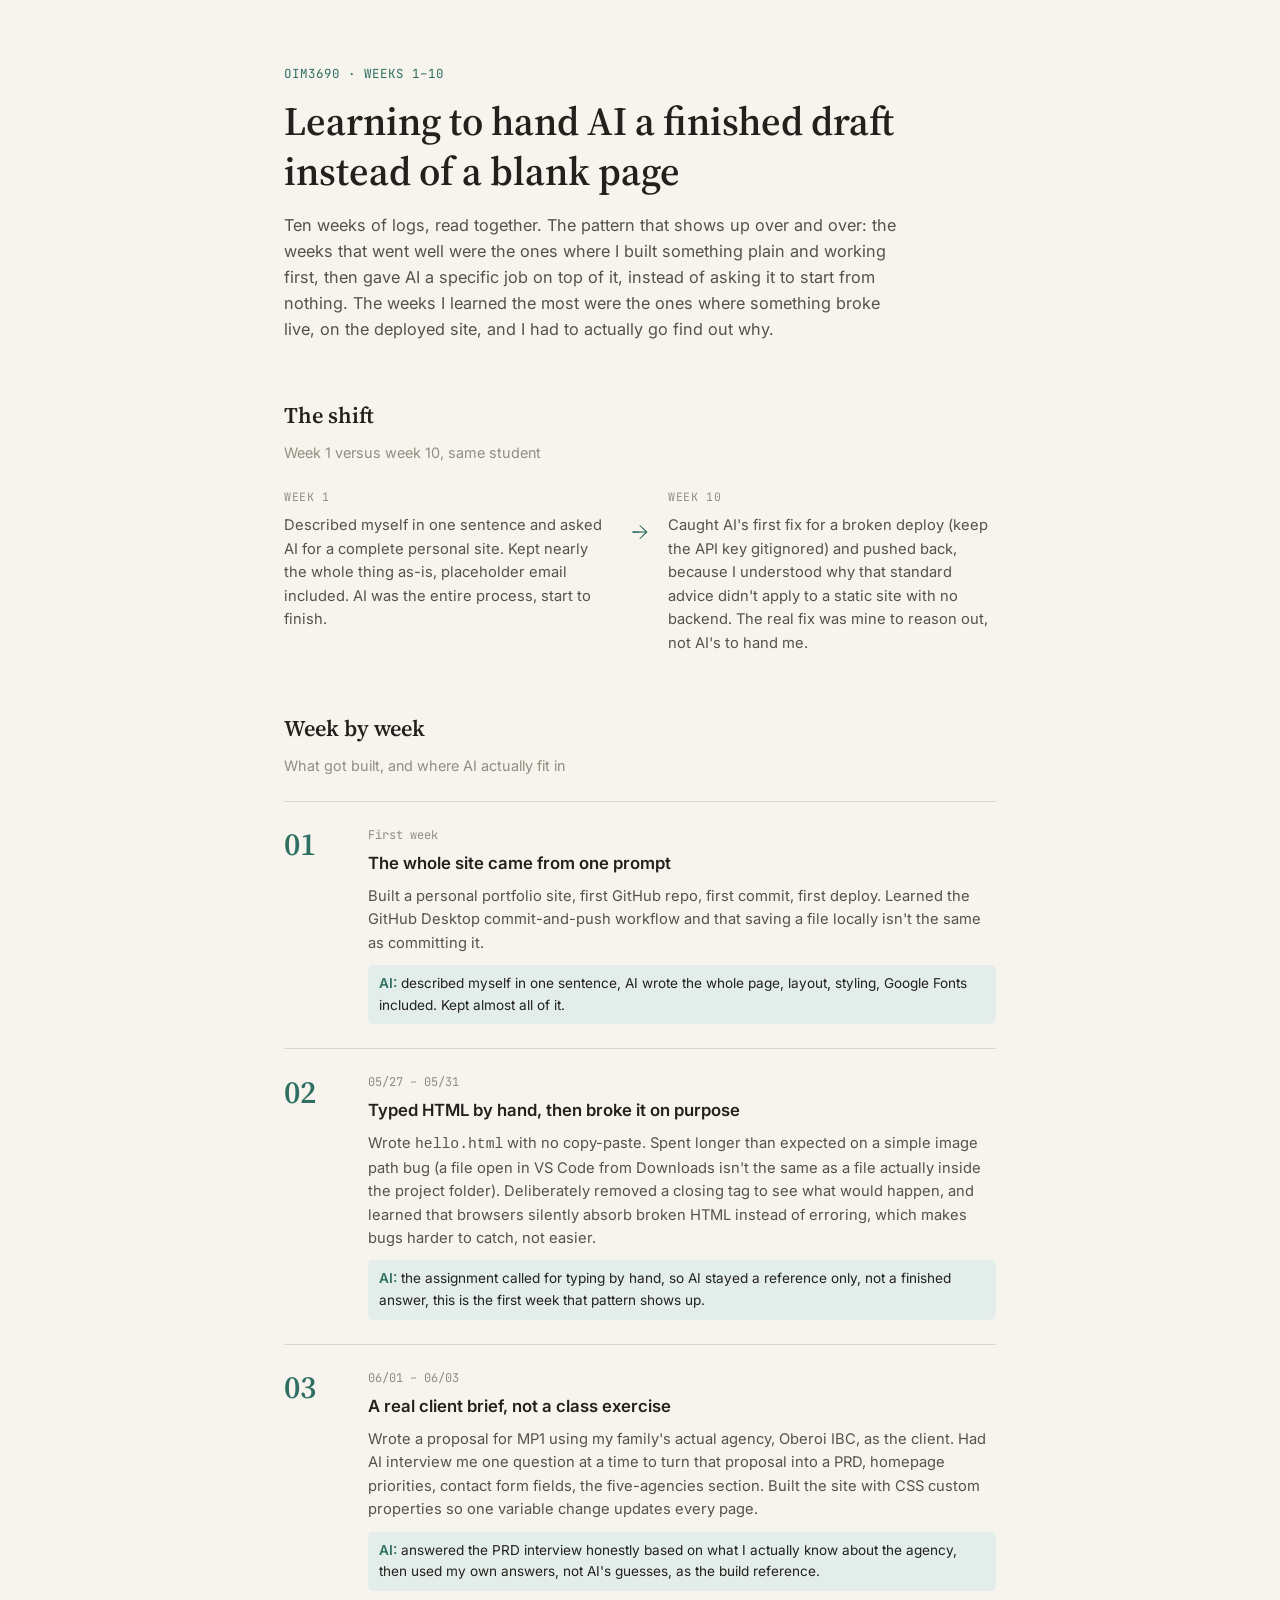
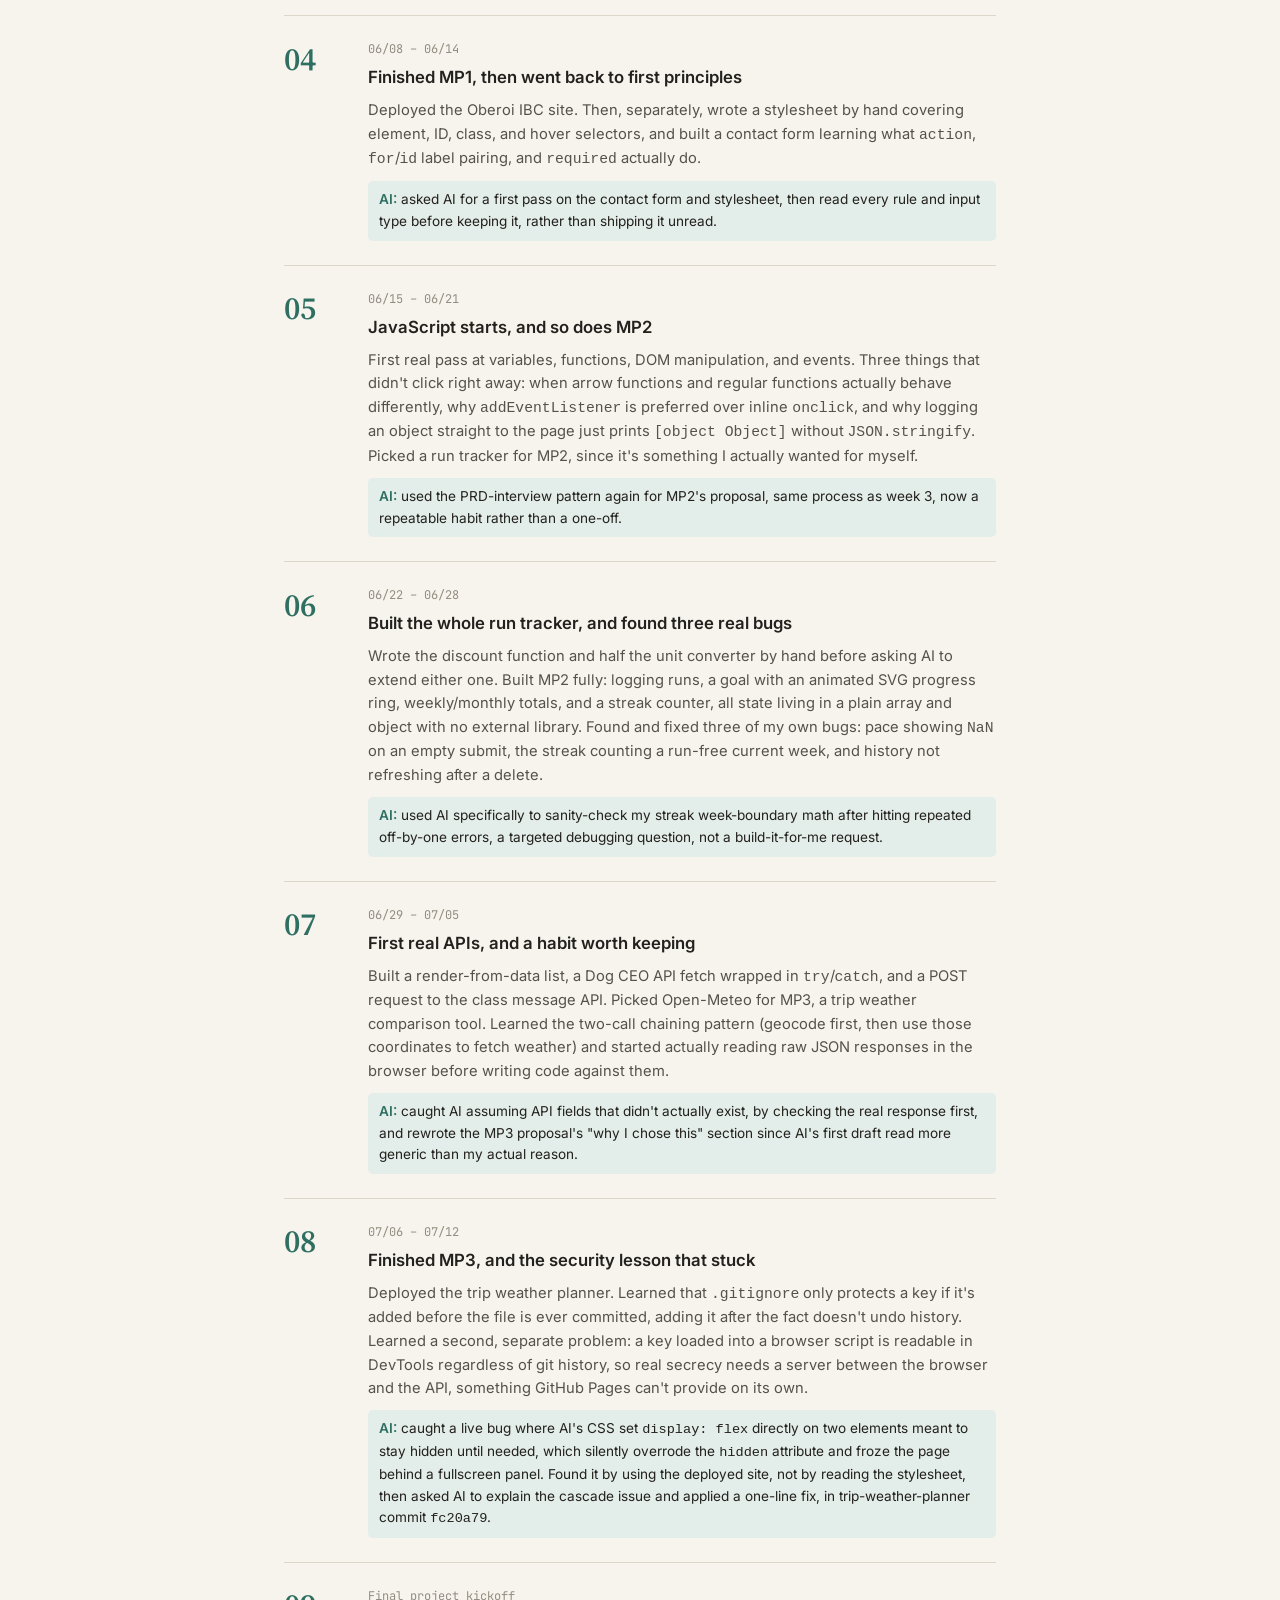
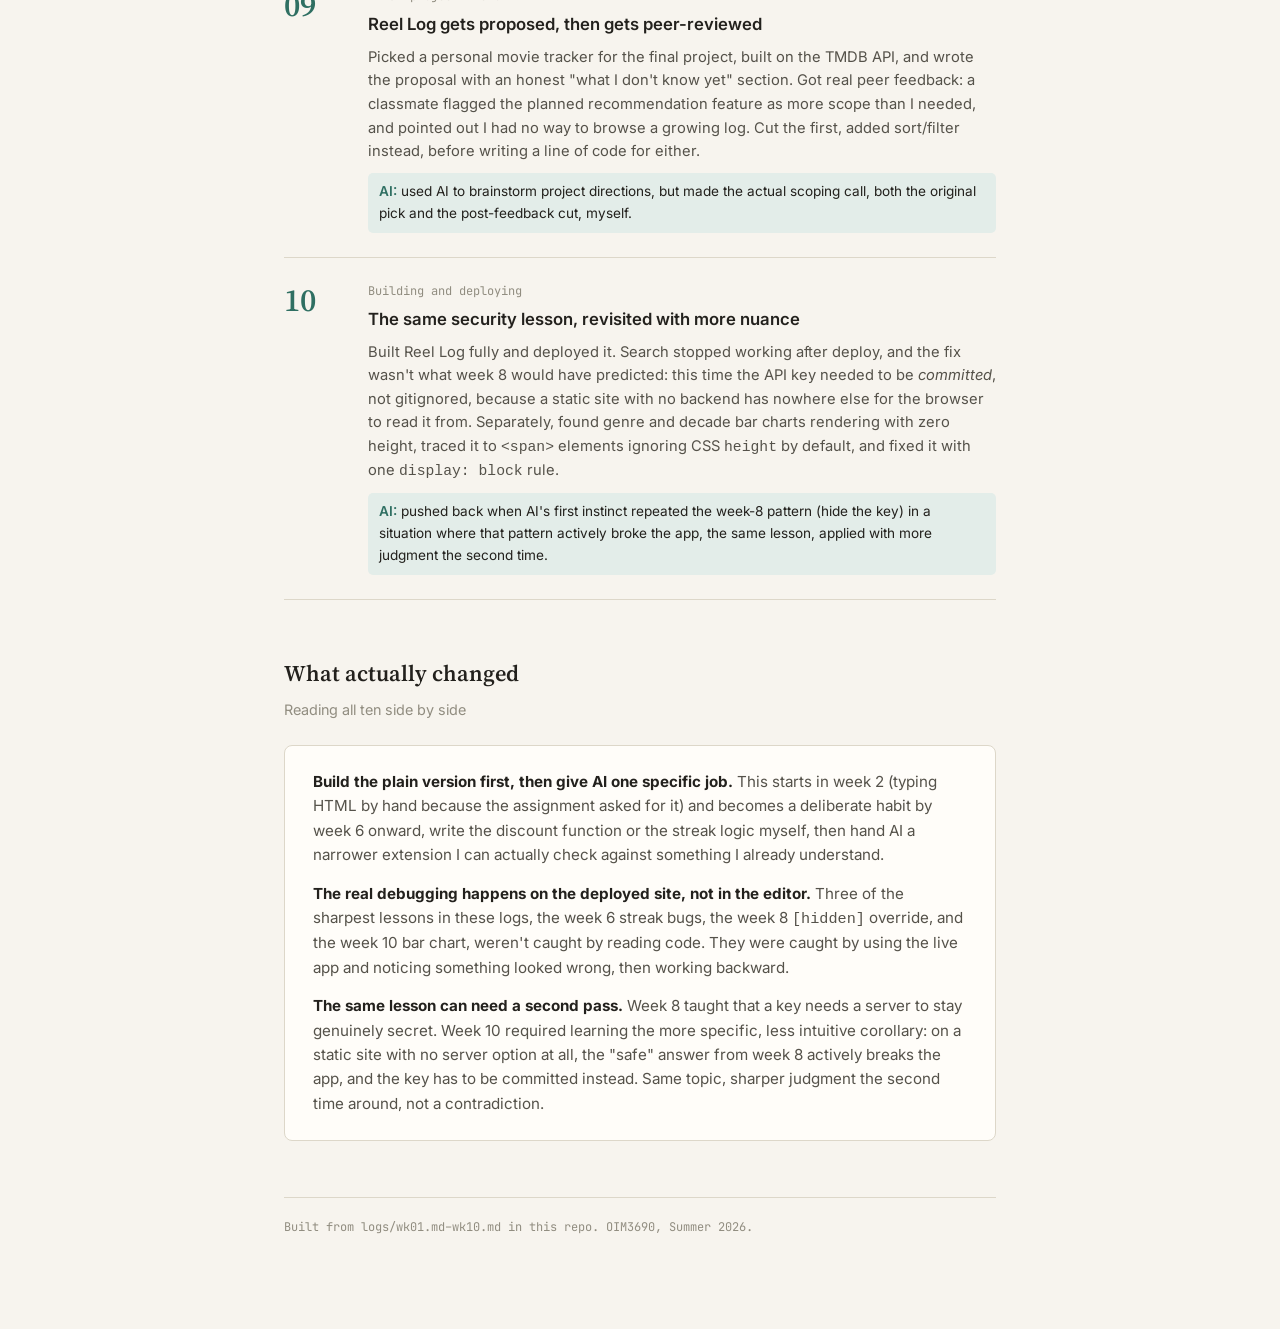
<file: learning-journey.html>
<!DOCTYPE html>
<html lang="en">
<head>
<meta charset="UTF-8">
<meta name="viewport" content="width=device-width, initial-scale=1.0">
<title>Learning Journey — OIM3690</title>
<link rel="preconnect" href="https://fonts.googleapis.com">
<link rel="preconnect" href="https://fonts.gstatic.com" crossorigin>
<link href="https://fonts.googleapis.com/css2?family=Source+Serif+4:opsz,wght@8..60,400;8..60,600&family=Inter:wght@400;500;600&family=JetBrains+Mono:wght@400;500&display=swap" rel="stylesheet">
<style>
  :root {
    --cream: #f7f4ee;
    --card: #fffdf9;
    --ink: #23211d;
    --ink-soft: #55524a;
    --ink-faint: #918d80;
    --teal: #2f6f62;
    --teal-wash: #e3ede9;
    --rule: #ddd7c9;
    --font-display: 'Source Serif 4', Georgia, serif;
    --font-body: 'Inter', sans-serif;
    --font-mono: 'JetBrains Mono', monospace;
  }
  * { box-sizing: border-box; }
  body {
    margin: 0;
    background: var(--cream);
    color: var(--ink);
    font-family: var(--font-body);
    line-height: 1.6;
  }
  main {
    max-width: 760px;
    margin: 0 auto;
    padding: 4rem 1.5rem 6rem;
  }

  header.intro {
    margin-bottom: 3.5rem;
  }
  header.intro .kicker {
    font-family: var(--font-mono);
    font-size: 0.78rem;
    color: var(--teal);
    text-transform: uppercase;
    letter-spacing: 0.08em;
    margin: 0 0 0.75rem;
  }
  header.intro h1 {
    font-family: var(--font-display);
    font-weight: 600;
    font-size: clamp(1.8rem, 4vw, 2.5rem);
    line-height: 1.25;
    margin: 0 0 1rem;
  }
  header.intro p {
    color: var(--ink-soft);
    font-size: 1.02rem;
    max-width: 62ch;
    margin: 0;
  }

  section { margin-bottom: 3.5rem; }
  section > h2 {
    font-family: var(--font-display);
    font-size: 1.4rem;
    font-weight: 600;
    margin: 0 0 0.4rem;
  }
  section > .sub {
    color: var(--ink-faint);
    font-size: 0.9rem;
    margin: 0 0 1.5rem;
  }

  /* Week cards: plain numbered stack, no dot-line timeline */
  .weeks {
    display: flex;
    flex-direction: column;
    gap: 0;
  }
  .week-card {
    display: grid;
    grid-template-columns: 64px 1fr;
    gap: 1.25rem;
    padding: 1.5rem 0;
    border-top: 1px solid var(--rule);
  }
  .week-card:last-child { border-bottom: 1px solid var(--rule); }
  .week-num {
    font-family: var(--font-display);
    font-size: 2rem;
    font-weight: 600;
    color: var(--teal);
    line-height: 1;
    padding-top: 0.15rem;
  }
  .week-body .dates {
    font-family: var(--font-mono);
    font-size: 0.75rem;
    color: var(--ink-faint);
    margin-bottom: 0.3rem;
  }
  .week-body h3 {
    font-size: 1.05rem;
    font-weight: 600;
    margin: 0 0 0.5rem;
  }
  .week-body p {
    font-size: 0.92rem;
    color: var(--ink-soft);
    margin: 0 0 0.6rem;
  }
  .ai-note {
    font-size: 0.85rem;
    color: var(--ink);
    background: var(--teal-wash);
    border-radius: 5px;
    padding: 0.5rem 0.7rem;
    margin-top: 0.5rem;
  }
  .ai-note em {
    font-style: normal;
    font-weight: 600;
    color: var(--teal);
  }

  /* Repeated pattern callout */
  .pattern {
    background: var(--card);
    border: 1px solid var(--rule);
    border-radius: 8px;
    padding: 1.5rem 1.75rem;
  }
  .pattern p { font-size: 0.95rem; color: var(--ink-soft); margin: 0 0 0.9rem; }
  .pattern p:last-child { margin-bottom: 0; }
  .pattern strong { color: var(--ink); }

  /* Before/after pairing, text only, no cards-with-tags styling */
  .shift {
    display: grid;
    grid-template-columns: 1fr auto 1fr;
    gap: 1.25rem;
    align-items: start;
  }
  @media (max-width: 600px) {
    .shift { grid-template-columns: 1fr; }
    .shift .arrow { display: none; }
  }
  .shift .side .label {
    font-family: var(--font-mono);
    font-size: 0.72rem;
    text-transform: uppercase;
    letter-spacing: 0.06em;
    color: var(--ink-faint);
    margin-bottom: 0.5rem;
  }
  .shift .side p {
    font-size: 0.92rem;
    color: var(--ink-soft);
    margin: 0;
  }
  .shift .arrow {
    font-family: var(--font-display);
    font-size: 1.5rem;
    color: var(--teal);
    padding-top: 1.5rem;
  }

  footer {
    font-family: var(--font-mono);
    font-size: 0.75rem;
    color: var(--ink-faint);
    border-top: 1px solid var(--rule);
    padding-top: 1.25rem;
  }
</style>
</head>
<body>
<main>

  <header class="intro">
    <p class="kicker">OIM3690 &middot; Weeks 1&ndash;10</p>
    <h1>Learning to hand AI a finished draft instead of a blank page</h1>
    <p>Ten weeks of logs, read together. The pattern that shows up over and over: the weeks that went well were the ones where I built something plain and working first, then gave AI a specific job on top of it, instead of asking it to start from nothing. The weeks I learned the most were the ones where something broke live, on the deployed site, and I had to actually go find out why.</p>
  </header>

  <section>
    <h2>The shift</h2>
    <p class="sub">Week 1 versus week 10, same student</p>
    <div class="shift">
      <div class="side">
        <p class="label">Week 1</p>
        <p>Described myself in one sentence and asked AI for a complete personal site. Kept nearly the whole thing as-is, placeholder email included. AI was the entire process, start to finish.</p>
      </div>
      <div class="arrow">&rarr;</div>
      <div class="side">
        <p class="label">Week 10</p>
        <p>Caught AI's first fix for a broken deploy (keep the API key gitignored) and pushed back, because I understood why that standard advice didn't apply to a static site with no backend. The real fix was mine to reason out, not AI's to hand me.</p>
      </div>
    </div>
  </section>

  <section>
    <h2>Week by week</h2>
    <p class="sub">What got built, and where AI actually fit in</p>
    <div class="weeks">

      <div class="week-card">
        <div class="week-num">01</div>
        <div class="week-body">
          <p class="dates">First week</p>
          <h3>The whole site came from one prompt</h3>
          <p>Built a personal portfolio site, first GitHub repo, first commit, first deploy. Learned the GitHub Desktop commit-and-push workflow and that saving a file locally isn't the same as committing it.</p>
          <div class="ai-note"><em>AI:</em> described myself in one sentence, AI wrote the whole page, layout, styling, Google Fonts included. Kept almost all of it.</div>
        </div>
      </div>

      <div class="week-card">
        <div class="week-num">02</div>
        <div class="week-body">
          <p class="dates">05/27 &ndash; 05/31</p>
          <h3>Typed HTML by hand, then broke it on purpose</h3>
          <p>Wrote <code>hello.html</code> with no copy-paste. Spent longer than expected on a simple image path bug (a file open in VS Code from Downloads isn't the same as a file actually inside the project folder). Deliberately removed a closing tag to see what would happen, and learned that browsers silently absorb broken HTML instead of erroring, which makes bugs harder to catch, not easier.</p>
          <div class="ai-note"><em>AI:</em> the assignment called for typing by hand, so AI stayed a reference only, not a finished answer, this is the first week that pattern shows up.</div>
        </div>
      </div>

      <div class="week-card">
        <div class="week-num">03</div>
        <div class="week-body">
          <p class="dates">06/01 &ndash; 06/03</p>
          <h3>A real client brief, not a class exercise</h3>
          <p>Wrote a proposal for MP1 using my family's actual agency, Oberoi IBC, as the client. Had AI interview me one question at a time to turn that proposal into a PRD, homepage priorities, contact form fields, the five-agencies section. Built the site with CSS custom properties so one variable change updates every page.</p>
          <div class="ai-note"><em>AI:</em> answered the PRD interview honestly based on what I actually know about the agency, then used my own answers, not AI's guesses, as the build reference.</div>
        </div>
      </div>

      <div class="week-card">
        <div class="week-num">04</div>
        <div class="week-body">
          <p class="dates">06/08 &ndash; 06/14</p>
          <h3>Finished MP1, then went back to first principles</h3>
          <p>Deployed the Oberoi IBC site. Then, separately, wrote a stylesheet by hand covering element, ID, class, and hover selectors, and built a contact form learning what <code>action</code>, <code>for</code>/<code>id</code> label pairing, and <code>required</code> actually do.</p>
          <div class="ai-note"><em>AI:</em> asked AI for a first pass on the contact form and stylesheet, then read every rule and input type before keeping it, rather than shipping it unread.</div>
        </div>
      </div>

      <div class="week-card">
        <div class="week-num">05</div>
        <div class="week-body">
          <p class="dates">06/15 &ndash; 06/21</p>
          <h3>JavaScript starts, and so does MP2</h3>
          <p>First real pass at variables, functions, DOM manipulation, and events. Three things that didn't click right away: when arrow functions and regular functions actually behave differently, why <code>addEventListener</code> is preferred over inline <code>onclick</code>, and why logging an object straight to the page just prints <code>[object Object]</code> without <code>JSON.stringify</code>. Picked a run tracker for MP2, since it's something I actually wanted for myself.</p>
          <div class="ai-note"><em>AI:</em> used the PRD-interview pattern again for MP2's proposal, same process as week 3, now a repeatable habit rather than a one-off.</div>
        </div>
      </div>

      <div class="week-card">
        <div class="week-num">06</div>
        <div class="week-body">
          <p class="dates">06/22 &ndash; 06/28</p>
          <h3>Built the whole run tracker, and found three real bugs</h3>
          <p>Wrote the discount function and half the unit converter by hand before asking AI to extend either one. Built MP2 fully: logging runs, a goal with an animated SVG progress ring, weekly/monthly totals, and a streak counter, all state living in a plain array and object with no external library. Found and fixed three of my own bugs: pace showing <code>NaN</code> on an empty submit, the streak counting a run-free current week, and history not refreshing after a delete.</p>
          <div class="ai-note"><em>AI:</em> used AI specifically to sanity-check my streak week-boundary math after hitting repeated off-by-one errors, a targeted debugging question, not a build-it-for-me request.</div>
        </div>
      </div>

      <div class="week-card">
        <div class="week-num">07</div>
        <div class="week-body">
          <p class="dates">06/29 &ndash; 07/05</p>
          <h3>First real APIs, and a habit worth keeping</h3>
          <p>Built a render-from-data list, a Dog CEO API fetch wrapped in <code>try</code>/<code>catch</code>, and a POST request to the class message API. Picked Open-Meteo for MP3, a trip weather comparison tool. Learned the two-call chaining pattern (geocode first, then use those coordinates to fetch weather) and started actually reading raw JSON responses in the browser before writing code against them.</p>
          <div class="ai-note"><em>AI:</em> caught AI assuming API fields that didn't actually exist, by checking the real response first, and rewrote the MP3 proposal's "why I chose this" section since AI's first draft read more generic than my actual reason.</div>
        </div>
      </div>

      <div class="week-card">
        <div class="week-num">08</div>
        <div class="week-body">
          <p class="dates">07/06 &ndash; 07/12</p>
          <h3>Finished MP3, and the security lesson that stuck</h3>
          <p>Deployed the trip weather planner. Learned that <code>.gitignore</code> only protects a key if it's added before the file is ever committed, adding it after the fact doesn't undo history. Learned a second, separate problem: a key loaded into a browser script is readable in DevTools regardless of git history, so real secrecy needs a server between the browser and the API, something GitHub Pages can't provide on its own.</p>
          <div class="ai-note"><em>AI:</em> caught a live bug where AI's CSS set <code>display: flex</code> directly on two elements meant to stay hidden until needed, which silently overrode the <code>hidden</code> attribute and froze the page behind a fullscreen panel. Found it by using the deployed site, not by reading the stylesheet, then asked AI to explain the cascade issue and applied a one-line fix, in trip-weather-planner commit <code>fc20a79</code>.</div>
        </div>
      </div>

      <div class="week-card">
        <div class="week-num">09</div>
        <div class="week-body">
          <p class="dates">Final project kickoff</p>
          <h3>Reel Log gets proposed, then gets peer-reviewed</h3>
          <p>Picked a personal movie tracker for the final project, built on the TMDB API, and wrote the proposal with an honest "what I don't know yet" section. Got real peer feedback: a classmate flagged the planned recommendation feature as more scope than I needed, and pointed out I had no way to browse a growing log. Cut the first, added sort/filter instead, before writing a line of code for either.</p>
          <div class="ai-note"><em>AI:</em> used AI to brainstorm project directions, but made the actual scoping call, both the original pick and the post-feedback cut, myself.</div>
        </div>
      </div>

      <div class="week-card">
        <div class="week-num">10</div>
        <div class="week-body">
          <p class="dates">Building and deploying</p>
          <h3>The same security lesson, revisited with more nuance</h3>
          <p>Built Reel Log fully and deployed it. Search stopped working after deploy, and the fix wasn't what week 8 would have predicted: this time the API key needed to be <em>committed</em>, not gitignored, because a static site with no backend has nowhere else for the browser to read it from. Separately, found genre and decade bar charts rendering with zero height, traced it to <code>&lt;span&gt;</code> elements ignoring CSS <code>height</code> by default, and fixed it with one <code>display: block</code> rule.</p>
          <div class="ai-note"><em>AI:</em> pushed back when AI's first instinct repeated the week-8 pattern (hide the key) in a situation where that pattern actively broke the app, the same lesson, applied with more judgment the second time.</div>
        </div>
      </div>

    </div>
  </section>

  <section>
    <h2>What actually changed</h2>
    <p class="sub">Reading all ten side by side</p>
    <div class="pattern">
      <p><strong>Build the plain version first, then give AI one specific job.</strong> This starts in week 2 (typing HTML by hand because the assignment asked for it) and becomes a deliberate habit by week 6 onward, write the discount function or the streak logic myself, then hand AI a narrower extension I can actually check against something I already understand.</p>
      <p><strong>The real debugging happens on the deployed site, not in the editor.</strong> Three of the sharpest lessons in these logs, the week 6 streak bugs, the week 8 <code>[hidden]</code> override, and the week 10 bar chart, weren't caught by reading code. They were caught by using the live app and noticing something looked wrong, then working backward.</p>
      <p><strong>The same lesson can need a second pass.</strong> Week 8 taught that a key needs a server to stay genuinely secret. Week 10 required learning the more specific, less intuitive corollary: on a static site with no server option at all, the "safe" answer from week 8 actively breaks the app, and the key has to be committed instead. Same topic, sharper judgment the second time around, not a contradiction.</p>
    </div>
  </section>

  <footer>
    Built from logs/wk01.md&ndash;wk10.md in this repo. OIM3690, Summer 2026.
  </footer>

</main>
</body>
</html>
</file>
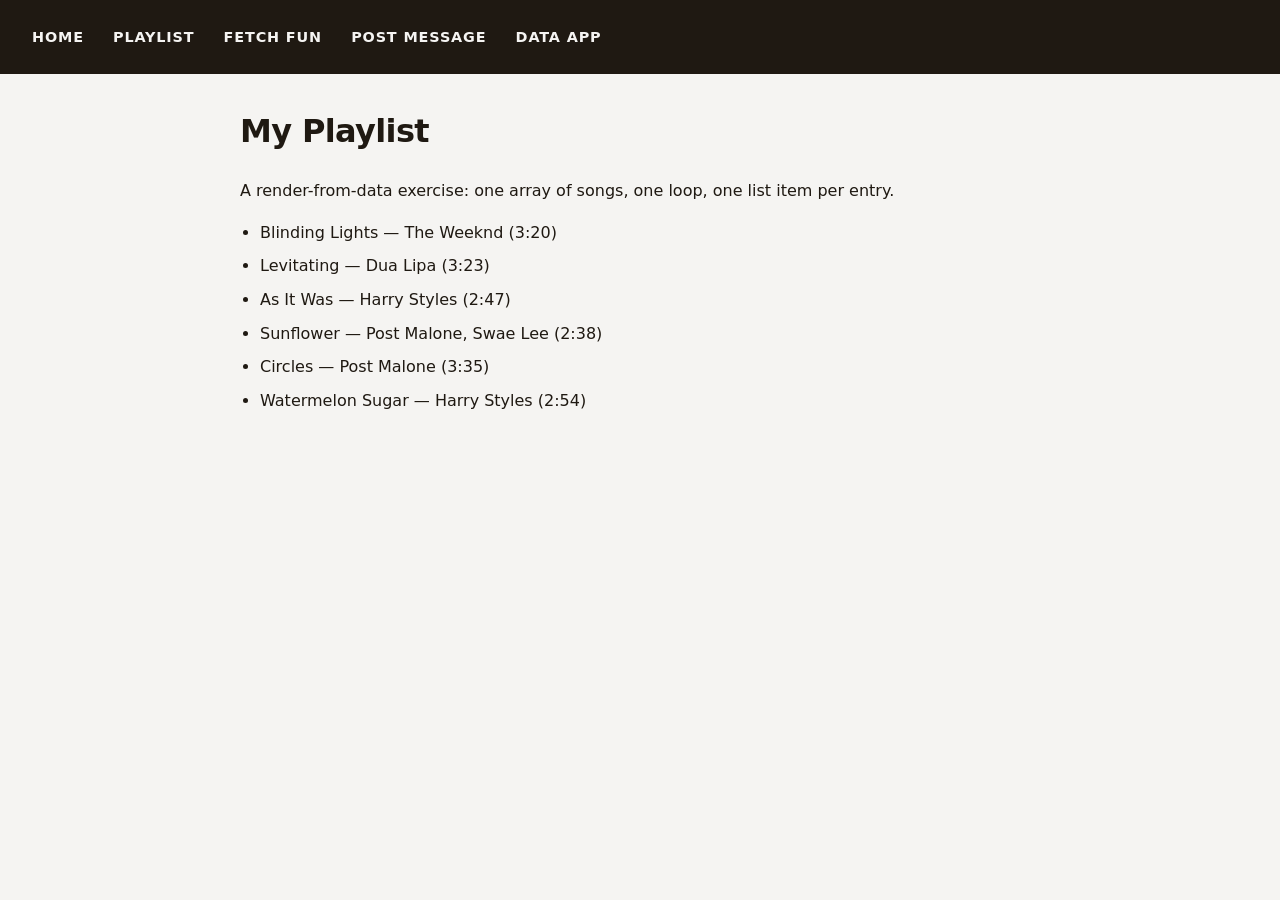
<file: playlist.html>
<!DOCTYPE html>
<html lang="en">
<head>
<meta charset="UTF-8">
<meta name="viewport" content="width=device-width, initial-scale=1.0">
<title>Playlist — OIM3690</title>
<link rel="stylesheet" href="css/styles.css">
</head>
<body>

<header>
  <nav>
    <a href="index.html">Home</a>
    <a href="playlist.html">Playlist</a>
    <a href="fetch-fun.html">Fetch Fun</a>
    <a href="post-message.html">Post Message</a>
    <a href="data-app.html">Data App</a>
  </nav>
</header>

<main>
  <h1>My Playlist</h1>
  <p>A render-from-data exercise: one array of songs, one loop, one list item per entry.</p>

  <ul id="playlistList"></ul>
</main>

<script>
  // The data. Everything on the page is generated from this array,
  // nothing below is hard-coded into the HTML.
  const songs = [
    { title: "Blinding Lights", artist: "The Weeknd", duration: "3:20" },
    { title: "Levitating", artist: "Dua Lipa", duration: "3:23" },
    { title: "As It Was", artist: "Harry Styles", duration: "2:47" },
    { title: "Sunflower", artist: "Post Malone, Swae Lee", duration: "2:38" },
    { title: "Circles", artist: "Post Malone", duration: "3:35" },
    { title: "Watermelon Sugar", artist: "Harry Styles", duration: "2:54" },
  ];

  const listEl = document.getElementById("playlistList");

  // Loop over the array once, build one <li> per song, append it.
  for (const song of songs) {
    const li = document.createElement("li");
    li.textContent = `${song.title} — ${song.artist} (${song.duration})`;
    listEl.appendChild(li);
  }
</script>

</body>
</html>
</file>
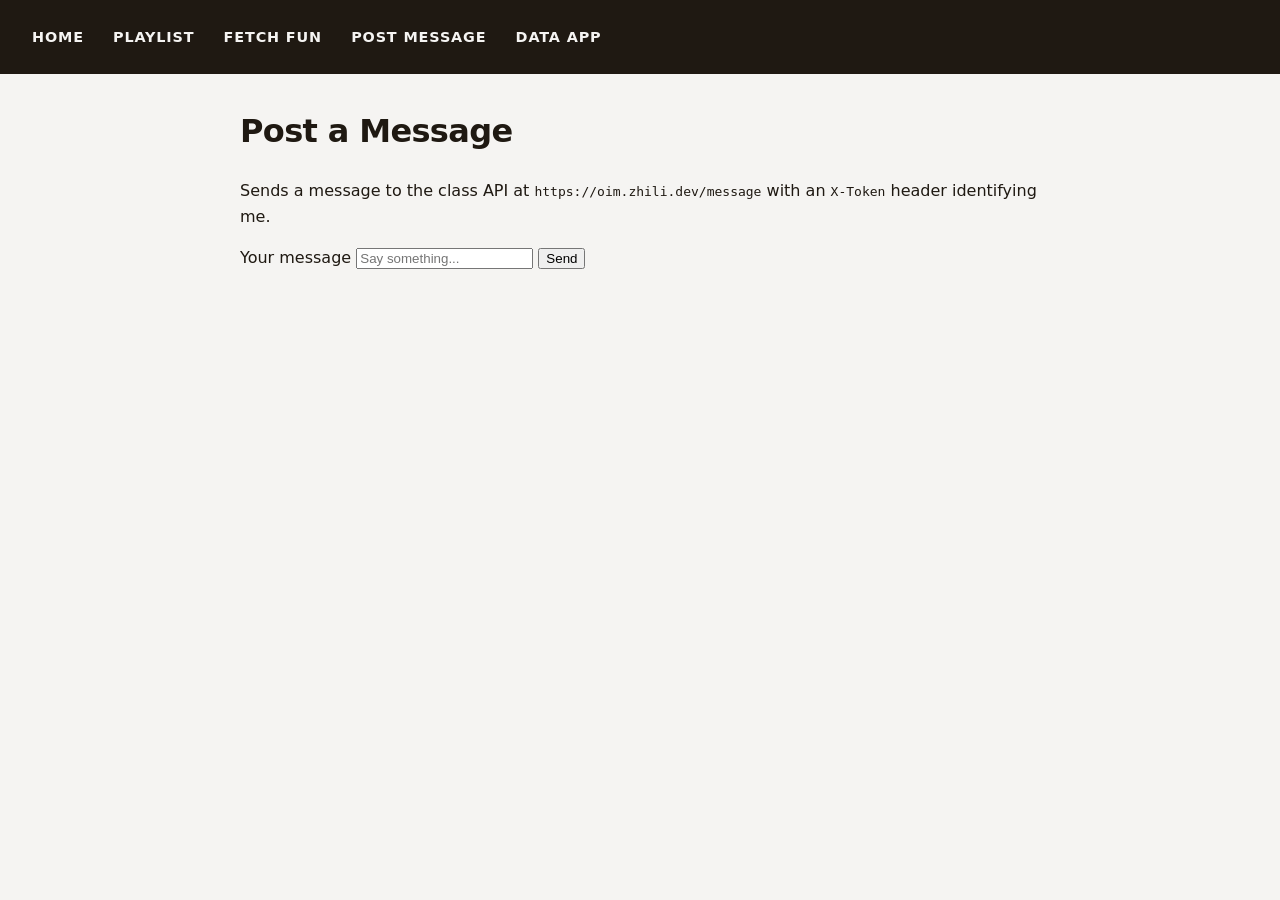
<file: post-message.html>
<!DOCTYPE html>
<html lang="en">
<head>
<meta charset="UTF-8">
<meta name="viewport" content="width=device-width, initial-scale=1.0">
<title>Post Message — OIM3690</title>
<link rel="stylesheet" href="css/styles.css">
</head>
<body>

<header>
  <nav>
    <a href="index.html">Home</a>
    <a href="playlist.html">Playlist</a>
    <a href="fetch-fun.html">Fetch Fun</a>
    <a href="post-message.html">Post Message</a>
    <a href="data-app.html">Data App</a>
  </nav>
</header>

<main>
  <h1>Post a Message</h1>
  <p>Sends a message to the class API at <code>https://oim.zhili.dev/message</code> with an <code>X-Token</code> header identifying me.</p>

  <form id="messageForm">
    <label for="messageInput">Your message</label>
    <input type="text" id="messageInput" name="messageInput" placeholder="Say something..." required>
    <button type="submit">Send</button>
  </form>

  <p id="status" role="status"></p>
</main>

<script>
  const MY_TOKEN = "AdityavardhanAdityavardhan"; // your first name, twice

  async function postMessage(text) {
    const res = await fetch("https://oim.zhili.dev/message", {
      method: "POST",
      headers: {
        "Content-Type": "application/json",
        "X-Token": MY_TOKEN,
      },
      body: JSON.stringify({ message: text }),
    });

    if (!res.ok) {
      throw new Error(`Request failed with status ${res.status}`);
    }

    return res.json();
  }

  // AI-added part: wire the form up so any message can be sent,
  // not just a hard-coded one, and show what the server actually sent back.
  document.getElementById("messageForm").addEventListener("submit", async (e) => {
    e.preventDefault();
    const input = document.getElementById("messageInput");
    const statusEl = document.getElementById("status");
    const text = input.value.trim();
    if (!text) return;

    statusEl.textContent = "Sending...";
    try {
      const data = await postMessage(text);
      statusEl.textContent = `Posted! Server said: ${JSON.stringify(data)}`;
      input.value = "";
    } catch (err) {
      statusEl.textContent = "Something went wrong sending that message. Try again.";
      console.error(err);
    }
  });
</script>

</body>
</html>
</file>
<file: css/styles.css>
/* styles.css — written by hand for OIM3690 */

/* Element selector */
body {
    font-family: Inter, system-ui, sans-serif;
    background-color: #f5f4f2;
    color: #1f1912;
    margin: 0;
    padding: 0;
    line-height: 1.6;
}

h1 {
    font-size: 2rem;
    letter-spacing: -0.02em;
}

h2 {
    font-size: 1.4rem;
    margin-top: 0;
}

header {
    background-color: #1f1912;
    color: #f5f4f2;
    padding: 1.5rem 2rem;
}

nav a {
    color: #f5f4f2;
    text-decoration: none;
    margin-right: 1.5rem;
    font-weight: 600;
    text-transform: uppercase;
    letter-spacing: 0.06em;
    font-size: 0.9rem;
}

main {
    max-width: 800px;
    margin: 2rem auto;
    padding: 0 1.5rem;
}

section {
    margin-bottom: 2rem;
}

footer {
    text-align: center;
    padding: 1.5rem;
    border-top: 1px solid #ddd;
    color: #6b5d52;
    font-size: 0.9rem;
}

img {
    border-radius: 12px;
    max-width: 100%;
}

ul {
    padding-left: 1.25rem;
}

li {
    margin-bottom: 0.5rem;
}

/* ID selector */
#about {
    background-color: #fff;
    padding: 1.5rem;
    border-radius: 12px;
    border: 1px solid #e5d4c4;
}

#contact {
    background-color: #fff;
    padding: 1.5rem;
    border-radius: 12px;
    border: 1px solid #e5d4c4;
}

/* Class selector */
.highlight {
    background-color: #f2d6c5;
    padding: 0.1rem 0.4rem;
    border-radius: 4px;
    font-weight: 600;
}

.card {
    background-color: #fff;
    padding: 1.25rem;
    border-radius: 12px;
    border: 1px solid #e5d4c4;
    margin-bottom: 1rem;
}

/* Hover pseudo-class */
nav a:hover {
    color: #c85d39;
}

a:hover {
    color: #c85d39;
}
</file>
